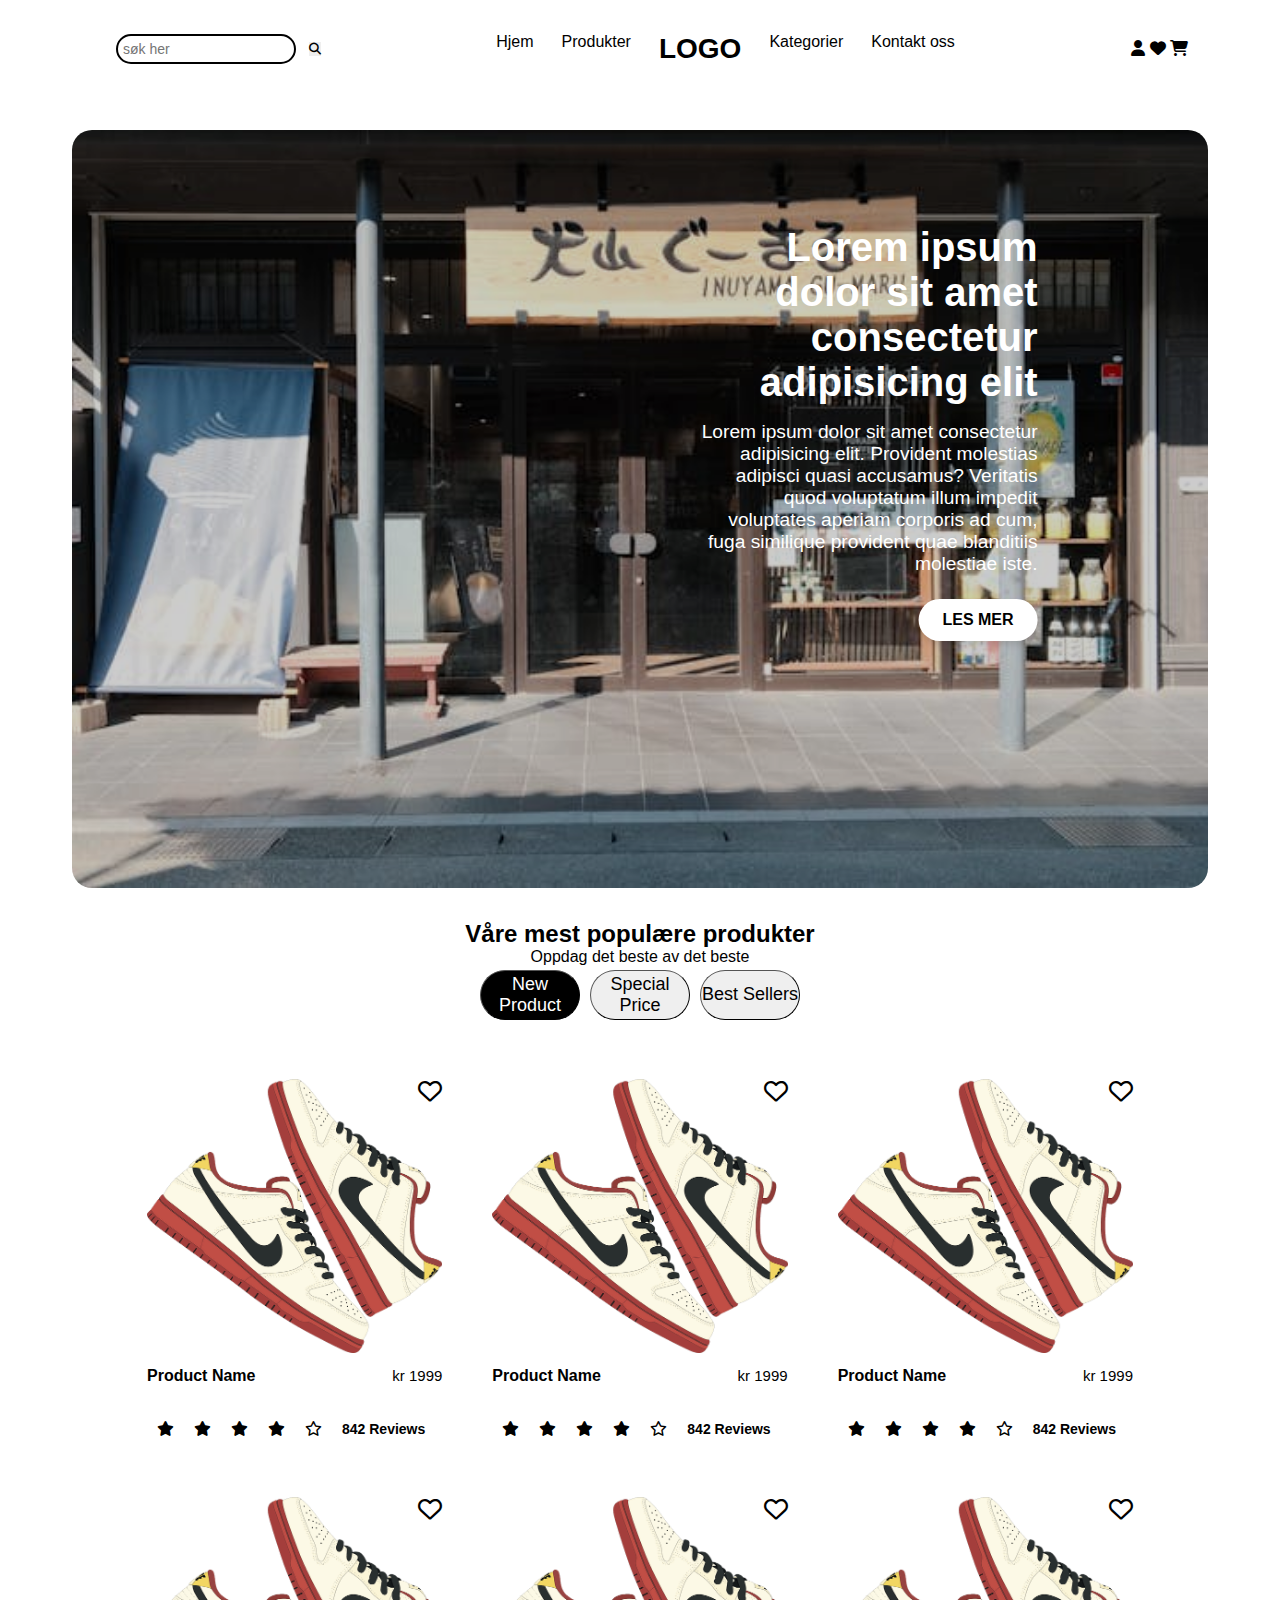
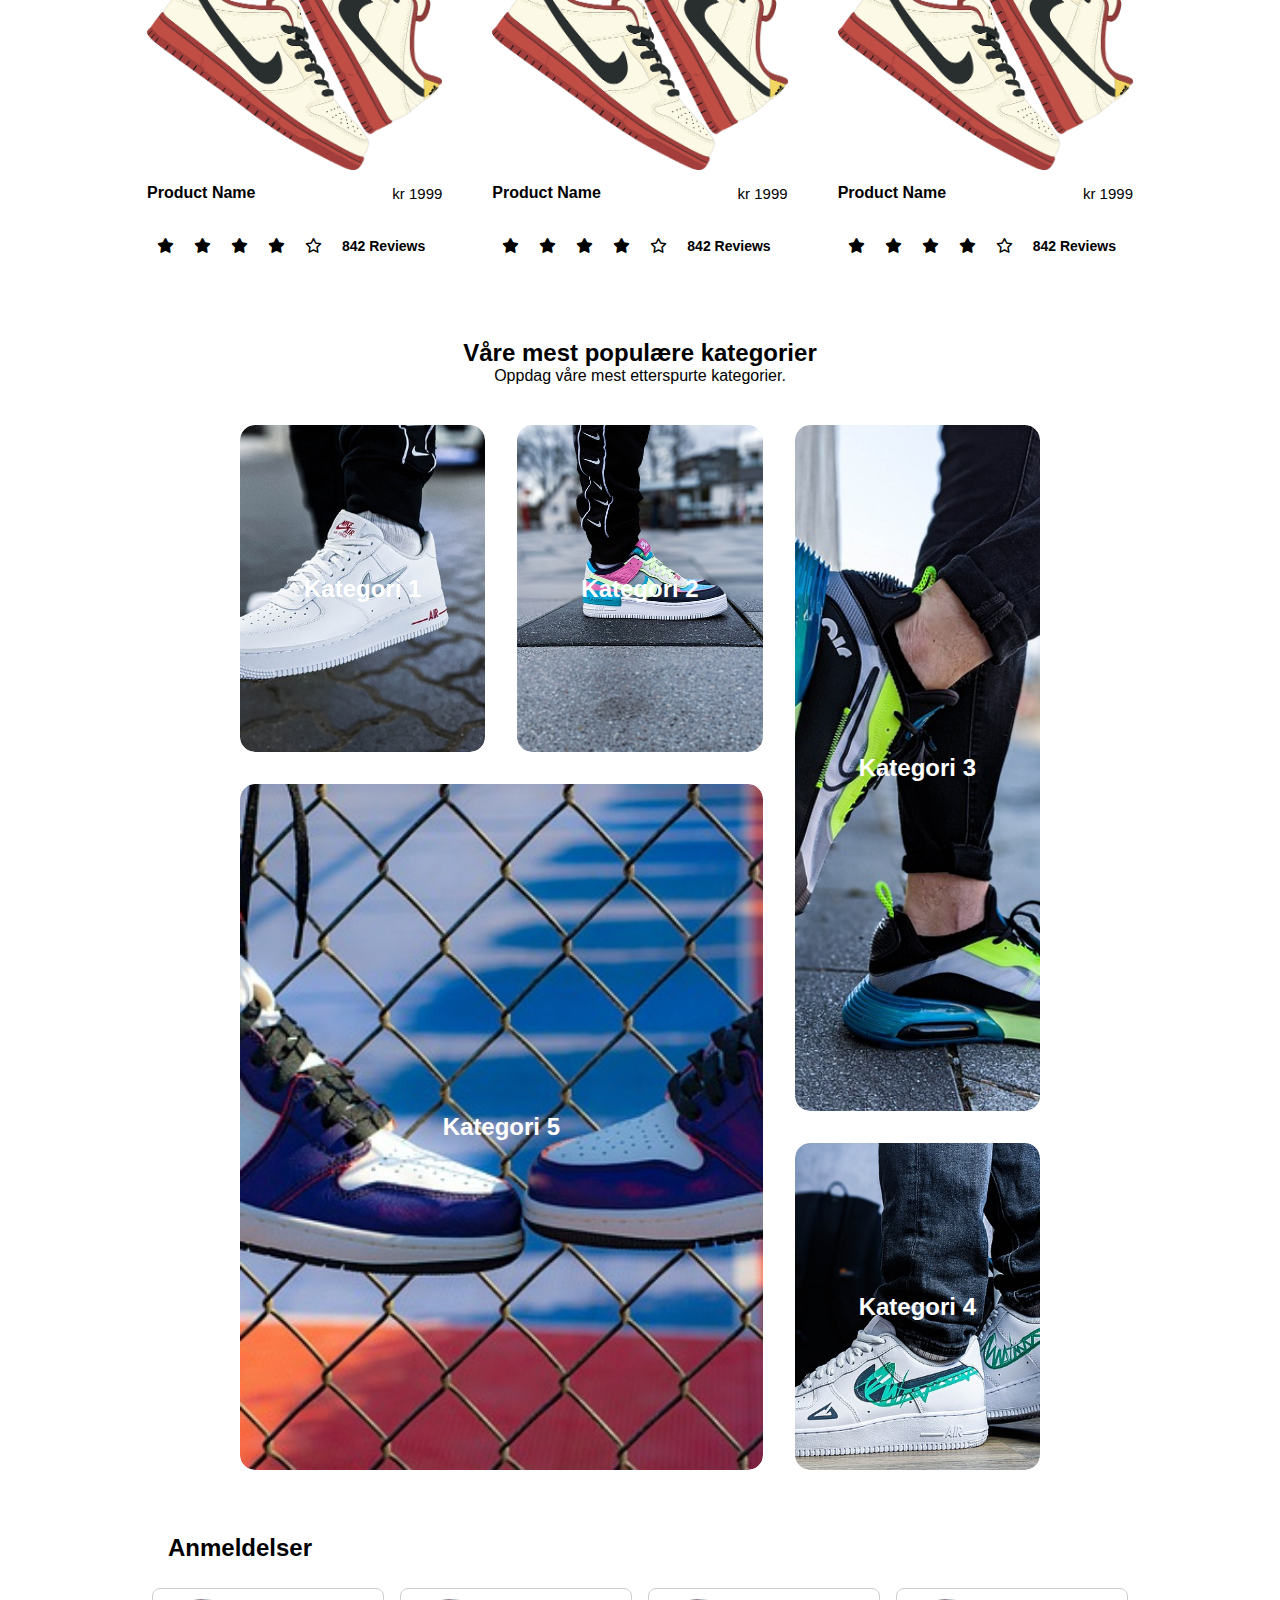
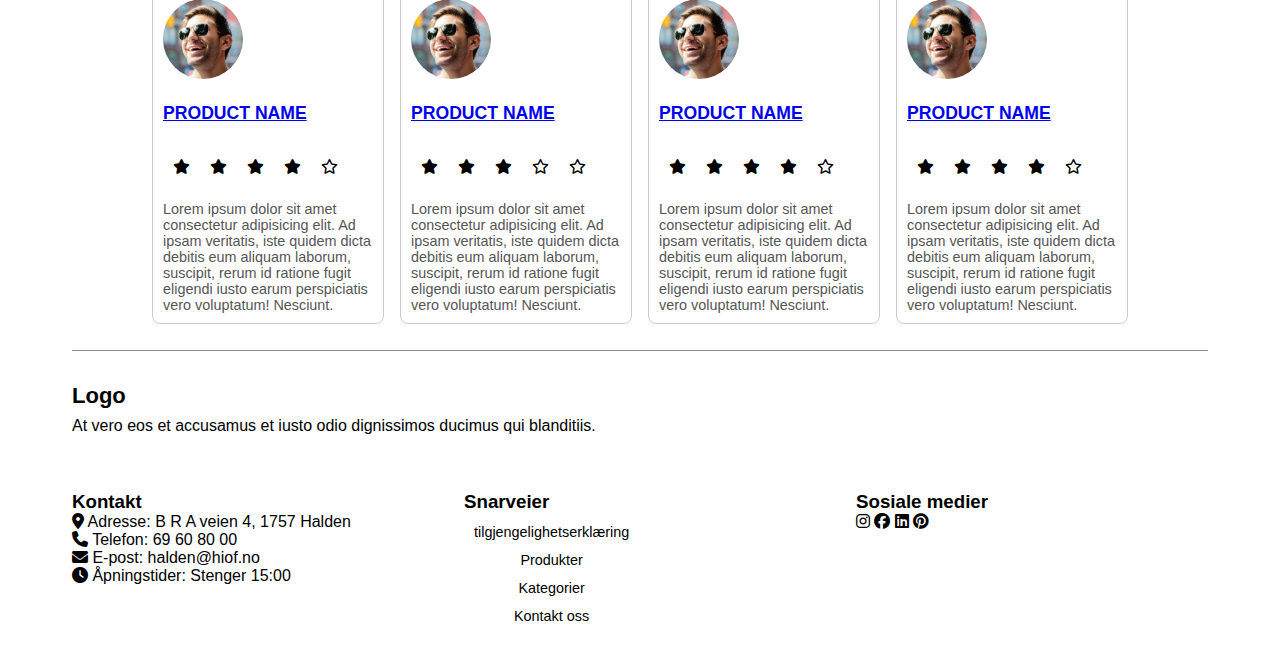
<file: index.html>
<!DOCTYPE html>
<html lang="no">
    <meta charset="UTF-8">
    <meta name="viewport" content="width=device-width, initial-scale=1.0">
    <title>Homepage</title>
    <link rel="stylesheet" href="css/style.css">
    <link href="Ikoner/css/fontawesome.css" rel="stylesheet">
    <link href="Ikoner/css/brands.css" rel="stylesheet">
    <link href="Ikoner/css/solid.css" rel="stylesheet">
    <link href="Ikoner/css/regular.css" rel="stylesheet">

<body>
    <header class="site-header">
        
        <form action="search.html" method="get" class="search-bar">
            <label for="search-input" class="visually-hidden"></label>
            <input type="text" id="search-input" name="query" placeholder="søk her">
            <button type="submit" aria-label="Søk"><i class="fa fa-search"></i></button>
        </form>
    
        <!-- Navigasjonsmeny -->
        <ul class="nav-menu">
            <li><a href="index.html">Hjem</a></li>
            <li><a href="#produkter">Produkter</a></li>
            <li><a href="index.html" class="Logo">LOGO</a></li>
            <li><a href="#kategori">Kategorier</a></li>
            <li><a href="#kontakt">Kontakt oss</a></li>
        </ul>
    
       
    
        <!-- Ikoner som vanlige lenker -->
        <section class="user-icons">
            <a href="#" aria-label="Profil"><i class="fa fa-user"></i></a>
            <a href="#" aria-label="Ønskeliste"><i class="fa fa-heart"></i></a>
            <a href="checkout.html" aria-label="Handlekurv"><i class="fa fa-shopping-cart"></i></a>
        </section>
    </header>

    <main>
           <!-- Seksjon 1: Banner -->
           <section class="slide-container">
            <article class="slide">
                <figure class="slide-image-wrapper">
                    <img src="Pictures/pexels-huuhuynh-28922850.jpg" alt="Bilde av en butikk, med et kulturistisk preg far Asia" class="slide-image">
                </figure>
                <section class="slide-content">
                    <h2>Lorem ipsum dolor sit amet consectetur adipisicing elit</h2>
                    <p>Lorem ipsum dolor sit amet consectetur adipisicing elit. Provident molestias adipisci quasi accusamus? Veritatis quod voluptatum illum impedit voluptates aperiam corporis ad cum, fuga similique provident quae blanditiis molestiae iste.</p>
                    <a href="#" class="btn">LES MER</a>
                </section>
            </article>
        </section>
       
        

      
        <section id="produkter">
            <header class="header-produkter">
                <h2>Våre mest populære produkter</h2>
                <p>Oppdag det beste av det beste</p>
                <nav>
                    <ul class="kategorier-forside">
                        <li class="black-btn"><button type="button">New Product</button></li>
                        <li><button type="button">Special Price</button></li>
                        <li><button type="button">Best Sellers</button></li>
                    </ul>
                </nav>
            </header>
    
            <div id="product-card">
               
                <article>
                    <figure class="image-container">
                        <img src="Pictures/tennis-7968714_640.png" alt="Kremhvite Nike Dunks med rød såle, ligger diganogonalt den ene oppå den andre">
                        <i class="fa-regular fa-heart favorite-icon"></i>
                    </figure>
                    <section class="produkt-detaljer">
                        <h3><a href="product.html">Product Name</a></h3>
                        <p class="price">kr 1999</p>
                    </section>
                    <ul class="rating" aria-label="Vurdering: 4 av 5 stjerner">
                        <li><i class="fa-solid fa-star"></i></li>
                        <li><i class="fa-solid fa-star"></i></li>
                        <li><i class="fa-solid fa-star"></i></li>
                        <li><i class="fa-solid fa-star"></i></li>
                        <li><i class="fa-regular fa-star"></i></li>
                        <li><span class="#">842 Reviews</span></li>
                    </ul>
                </article>
                
                <article>
                    <figure class="image-container">
                        <img src="Pictures/tennis-7968714_640.png" alt="Kremhvite Nike Dunks med rød såle, ligger diganogonalt den ene oppå den andre">
                        <i class="fa-regular fa-heart favorite-icon"></i>
                    </figure>
                    <section class="produkt-detaljer">
                        <h3><a href="product.html">Product Name</a></h3>
                        <p class="price">kr 1999</p>
                    </section>
                    <ul class="rating" aria-label="Vurdering: 4 av 5 stjerner">
                        <li><i class="fa-solid fa-star"></i></li>
                        <li><i class="fa-solid fa-star"></i></li>
                        <li><i class="fa-solid fa-star"></i></li>
                        <li><i class="fa-solid fa-star"></i></li>
                        <li><i class="fa-regular fa-star"></i></li>
                        <li><span class="#">842 Reviews</span></li>
                    </ul>
                </article>

                <article>
                    <figure class="image-container">
                        <img src="Pictures/tennis-7968714_640.png" alt="Kremhvite Nike Dunks med rød såle, ligger diganogonalt den ene oppå den andre">
                        <i class="fa-regular fa-heart favorite-icon"></i>
                    </figure>
                    <section class="produkt-detaljer">
                        <h3><a href="product.html">Product Name</a></h3>
                        <p class="price">kr 1999</p>
                    </section>
                    <ul class="rating" aria-label="Vurdering: 4 av 5 stjerner">
                        <li><i class="fa-solid fa-star"></i></li>
                        <li><i class="fa-solid fa-star"></i></li>
                        <li><i class="fa-solid fa-star"></i></li>
                        <li><i class="fa-solid fa-star"></i></li>
                        <li><i class="fa-regular fa-star"></i></li>
                        <li><span class="#">842 Reviews</span></li>
                    </ul>
                </article>

                <article>
                    <figure class="image-container">
                        <img src="Pictures/tennis-7968714_640.png" alt="Kremhvite Nike Dunks med rød såle, ligger diganogonalt den ene oppå den andre">
                        <i class="fa-regular fa-heart favorite-icon"></i>
                    </figure>
                    <section class="produkt-detaljer">
                        <h3><a href="product.html">Product Name</a></h3>
                        <p class="price">kr 1999</p>
                    </section>
                    <ul class="rating" aria-label="Vurdering: 4 av 5 stjerner">
                        <li><i class="fa-solid fa-star"></i></li>
                        <li><i class="fa-solid fa-star"></i></li>
                        <li><i class="fa-solid fa-star"></i></li>
                        <li><i class="fa-solid fa-star"></i></li>
                        <li><i class="fa-regular fa-star"></i></li>
                        <li><span class="#">842 Reviews</span></li>
                    </ul>
                </article>

                <article>
                    <figure class="image-container">
                        <img src="Pictures/tennis-7968714_640.png" alt="Kremhvite Nike Dunks med rød såle, ligger diganogonalt den ene oppå den andre">
                        <i class="fa-regular fa-heart favorite-icon"></i>
                    </figure>
                    <section class="produkt-detaljer">
                        <h3><a href="product.html">Product Name</a></h3>
                        <p class="price">kr 1999</p>
                    </section>
                    <ul class="rating" aria-label="Vurdering: 4 av 5 stjerner">
                        <li><i class="fa-solid fa-star"></i></li>
                        <li><i class="fa-solid fa-star"></i></li>
                        <li><i class="fa-solid fa-star"></i></li>
                        <li><i class="fa-solid fa-star"></i></li>
                        <li><i class="fa-regular fa-star"></i></li>
                        <li><span class="#">842 Reviews</span></li>
                    </ul>
                </article>

                <article>
                    <figure class="image-container">
                        <img src="Pictures/tennis-7968714_640.png" alt="Kremhvite Nike Dunks med rød såle, ligger diganogonalt den ene oppå den andre">
                        <i class="fa-regular fa-heart favorite-icon"></i>
                    </figure>
                    <section class="produkt-detaljer">
                        <h3><a href="product.html">Product Name</a></h3>
                        <p class="price">kr 1999</p>
                    </section>
                    <ul class="rating" aria-label="Vurdering: 4 av 5 stjerner">
                        <li><i class="fa-solid fa-star"></i></li>
                        <li><i class="fa-solid fa-star"></i></li>
                        <li><i class="fa-solid fa-star"></i></li>
                        <li><i class="fa-solid fa-star"></i></li>
                        <li><i class="fa-regular fa-star"></i></li>
                        <li><span class="#">842 Reviews</span></li>
                    </ul>
                </article>
                
            </div>
        </section>
    

        <section id="kategori">
            <header class="kategori-header">
                <h2>Våre mest populære kategorier</h2>
                <p>Oppdag våre mest etterspurte kategorier.</p>
            </header>
            
            <div class="kategorigrid">
                <!-- Kategorikort -->
                <article class="kategori kategori1 ">
                    <img src="Pictures/nike-5226091_640.jpg" alt="En hvit nike airforce, skoen en skråstilt. Og har røde detaljer">
                    <h3>Kategori 1</h3>
                </article>
                <article class="kategori kategori2">
                    <img src="Pictures/nike-5099507_640.jpg" alt="En farferik nike airforce, fra bakke perspektiv. Bilde er tatt med sideprofil">
                    <h3>Kategori 2</h3>
                </article>
                <article class="kategori kategori3">
                    <img src="Pictures/nike-5020361_640.jpg" alt="Fargerike sko, høyere fot er plassert med sålen mot en vegg. Den andre vender sålen mot bakken. ">
                    <h3>Kategori 3</h3>
                </article>
                <article class="kategori kategori4">
                    <img src="Pictures/nike-5128118_640.jpg" alt="Nike airforce sko, med turkis logo tatt med sideprofil">
                    <h3>Kategori 4</h3>
                </article>
                <article class="kategori kategori5">
                    <img src="Pictures/shoes-6916897_640.jpg" alt="Lilla Jordan knytett fast i et gjære i bakgrunne er det en basketbane">
                    <h3>Kategori 5</h3>
                </article>
               
            </div>
        </section>
    </main>

    <aside>
            <section class="overskrift-anmeldelser">
                <h2>Anmeldelser</h2>
            </section>


            <section id="anmeldelser">
            <!-- Anmeldelser  -->
            <article>
                <img src="Pictures/happy-1836445_640.jpg" alt="Middeladrende mann med solbrille som smiler">
                <h3><a href="product.html">PRODUCT NAME</a></h3>
                <ul class="rating" aria-label="Vurdering: 4 av 5 stjerner">
                    <li><i class="fa-solid fa-star"></i></li>
                    <li><i class="fa-solid fa-star"></i></li>
                    <li><i class="fa-solid fa-star"></i></li>
                    <li><i class="fa-solid fa-star"></i></li>
                    <li><i class="fa-regular fa-star"></i></li>
                </ul>
                <p>Lorem ipsum dolor sit amet consectetur adipisicing elit. Ad ipsam veritatis, iste quidem dicta debitis eum aliquam laborum, suscipit, rerum id ratione fugit eligendi iusto earum perspiciatis vero voluptatum! Nesciunt.</p>
            </article>

            <article>
                <img src="Pictures/happy-1836445_640.jpg" alt="Middeladrende mann med solbrille som smiler">
                <h3><a href="product.html">PRODUCT NAME</a></h3>
                <ul class="rating" aria-label="Vurdering: 4 av 5 stjerner">
                    <li><i class="fa-solid fa-star"></i></li>
                    <li><i class="fa-solid fa-star"></i></li>
                    <li><i class="fa-solid fa-star"></i></li>
                    <li><i class="fa-regular fa-star"></i></li>
                    <li><i class="fa-regular fa-star"></i></li>
                </ul>
                <p>Lorem ipsum dolor sit amet consectetur adipisicing elit. Ad ipsam veritatis, iste quidem dicta debitis eum aliquam laborum, suscipit, rerum id ratione fugit eligendi iusto earum perspiciatis vero voluptatum! Nesciunt.</p>
            </article>

            <article>
                <img src="Pictures/happy-1836445_640.jpg" alt="Middeladrende mann med solbrille som smiler">
                <h3><a href="product.html">PRODUCT NAME</a></h3>
                <ul class="rating" aria-label="Vurdering: 4 av 5 stjerner">
                    <li><i class="fa-solid fa-star"></i></li>
                    <li><i class="fa-solid fa-star"></i></li>
                    <li><i class="fa-solid fa-star"></i></li>
                    <li><i class="fa-solid fa-star"></i></li>
                    <li><i class="fa-regular fa-star"></i></li>
                </ul>
                <p>Lorem ipsum dolor sit amet consectetur adipisicing elit. Ad ipsam veritatis, iste quidem dicta debitis eum aliquam laborum, suscipit, rerum id ratione fugit eligendi iusto earum perspiciatis vero voluptatum! Nesciunt.</p>
            </article>

            <article>
                <img src="Pictures/happy-1836445_640.jpg" alt="Middeladrende mann med solbrille som smiler">
                <h3><a href="product.html">PRODUCT NAME</a></h3>
                <ul class="rating" aria-label="Vurdering: 4 av 5 stjerner">
                    <li><i class="fa-solid fa-star"></i></li>
                    <li><i class="fa-solid fa-star"></i></li>
                    <li><i class="fa-solid fa-star"></i></li>
                    <li><i class="fa-solid fa-star"></i></li>
                    <li><i class="fa-regular fa-star"></i></li>
                </ul>
                <p>Lorem ipsum dolor sit amet consectetur adipisicing elit. Ad ipsam veritatis, iste quidem dicta debitis eum aliquam laborum, suscipit, rerum id ratione fugit eligendi iusto earum perspiciatis vero voluptatum! Nesciunt.</p>
            </article>
                                    
            
        </section>

    </aside>

    <footer id="kontakt">
        <section class="logo-section">
            <a class="logo">Logo</a>
            <p>At vero eos et accusamus et iusto odio dignissimos ducimus qui blanditiis.</p>
        </section>
        
        <section>
            <h3>Kontakt</h3>
            <p><i class="fa-solid fa-location-dot"></i> Adresse: B R A veien 4, 1757 Halden</p>
            <p><i class="fa-solid fa-phone"></i> Telefon: 69 60 80 00</p>
            <p><i class="fa-solid fa-envelope"></i> E-post: halden@hiof.no</p>
            <p><i class="fa-solid fa-clock"></i> Åpningstider: Stenger 15:00</p>
        </section>
        
        <nav>
            <h3>Snarveier</h3>
            <ul>
                <li><a href="#WCAG.csv">tilgjengelighetserklæring</a></li>
                <li><a href="#">Produkter</a></li>
                <li><a href="#">Kategorier</a></li>
                <li><a href="#">Kontakt oss</a></li>
            </ul>
        </nav>
        
        <section>
            <h3>Sosiale medier</h3>
            <a href="#"><i class="fa-brands fa-instagram"></i></a>
            <a href="#"><i class="fa-brands fa-facebook"></i></a>
            <a href="#"><i class="fa-brands fa-linkedin"></i></a>
            <a href="#"><i class="fa-brands fa-pinterest"></i></a>
        </section>
    </footer>
    

    
</body>
</html>
</file>
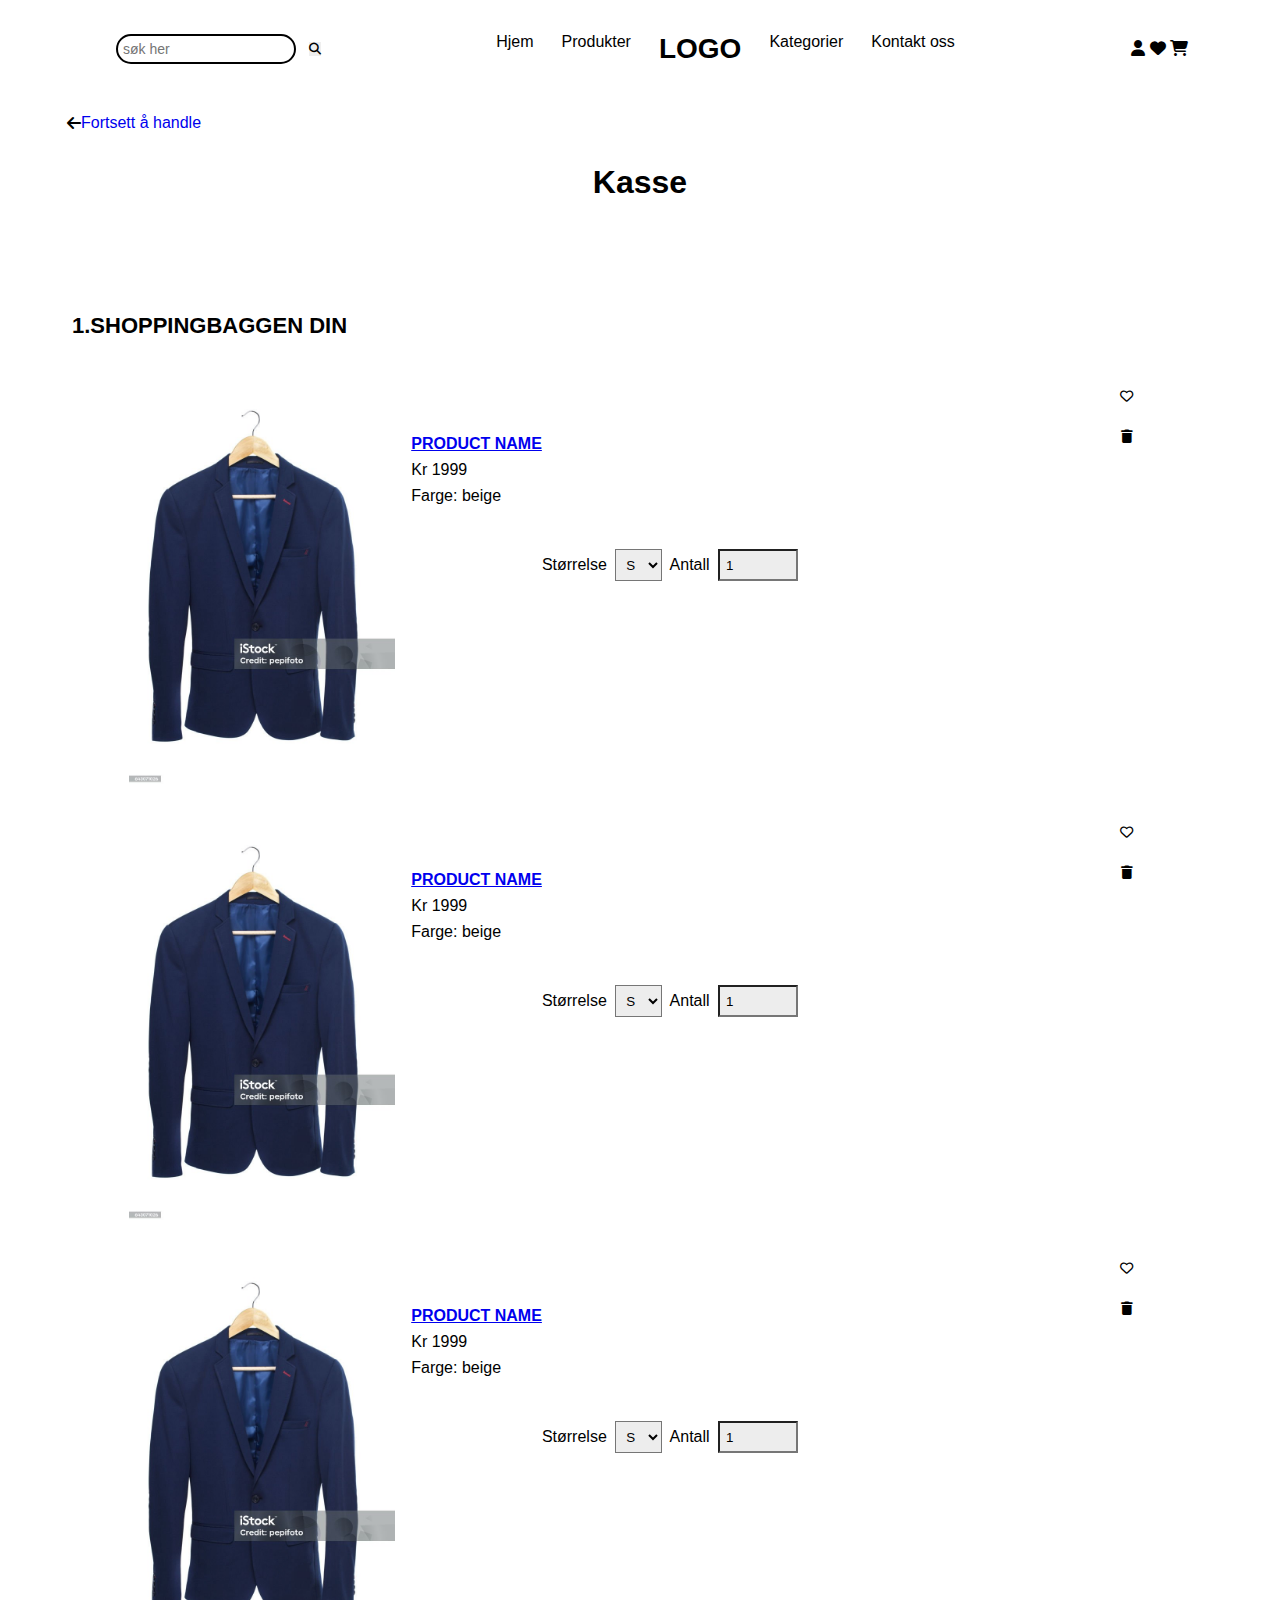
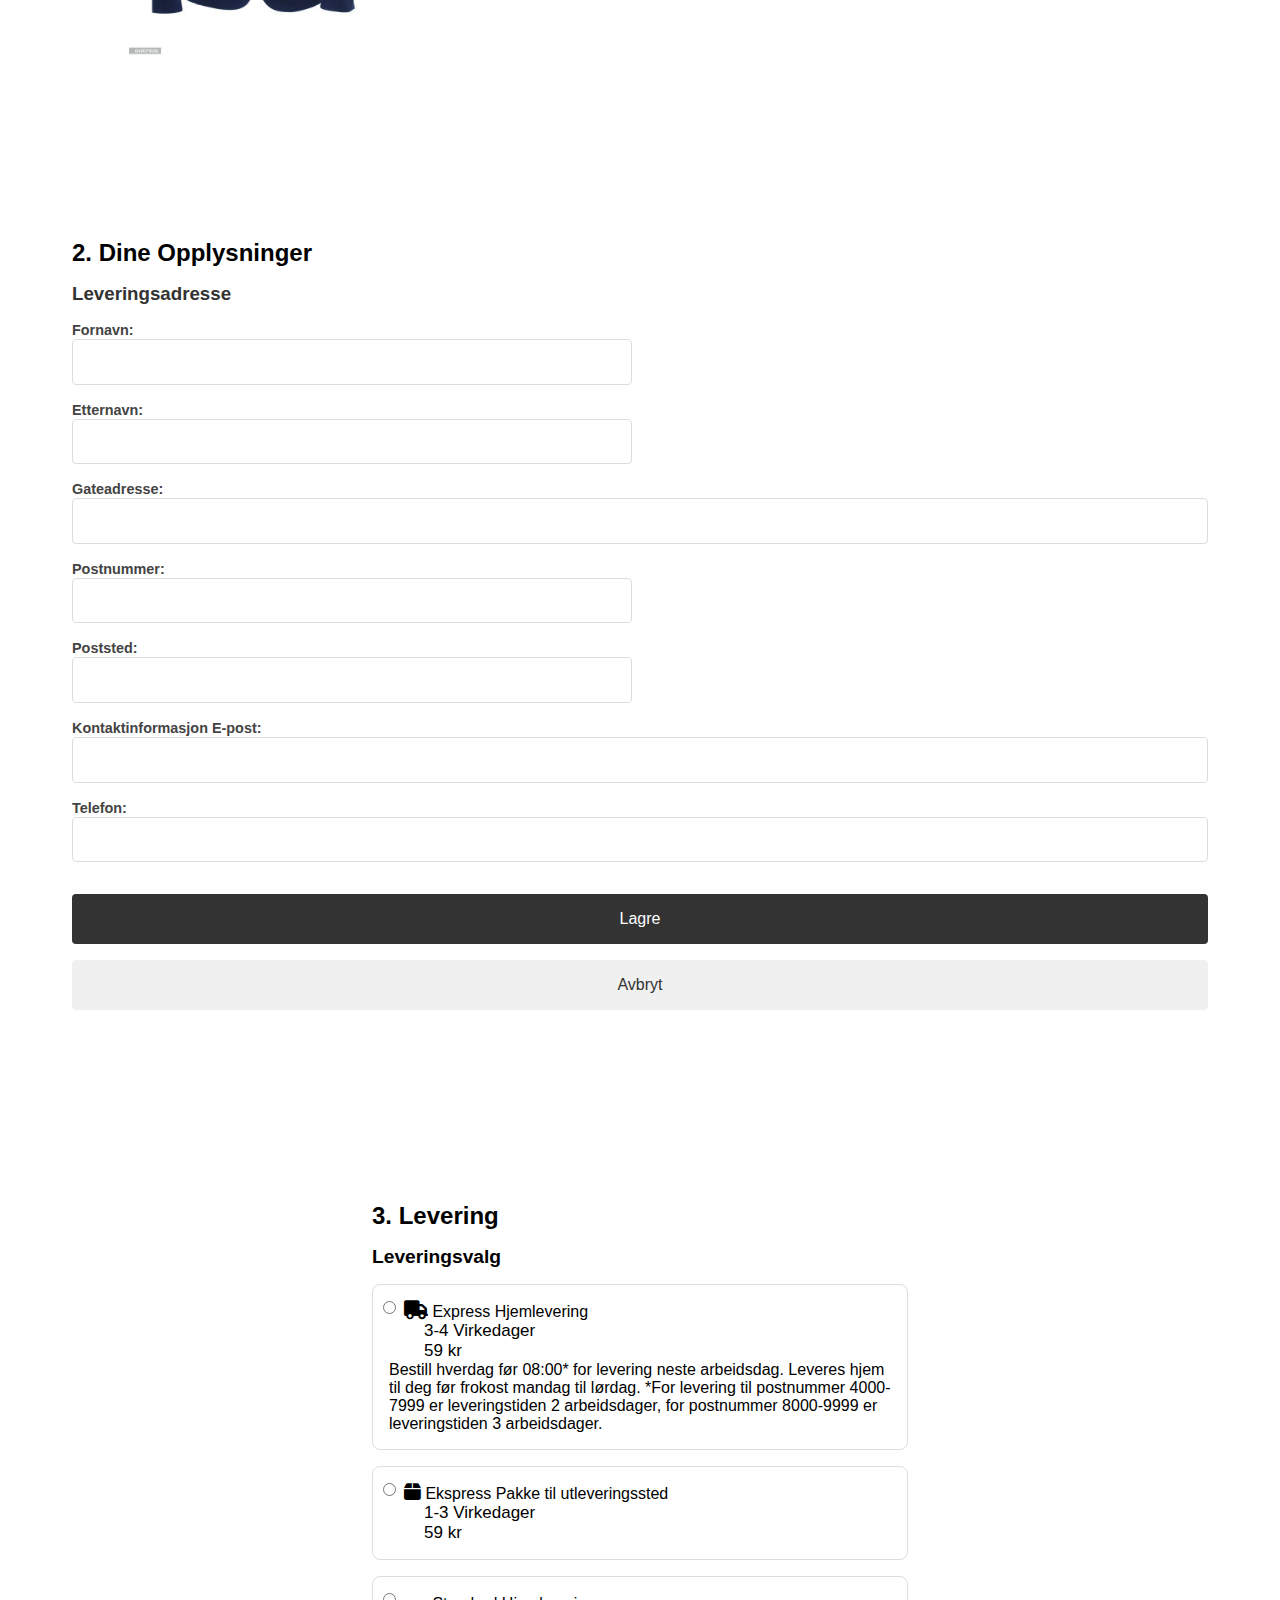
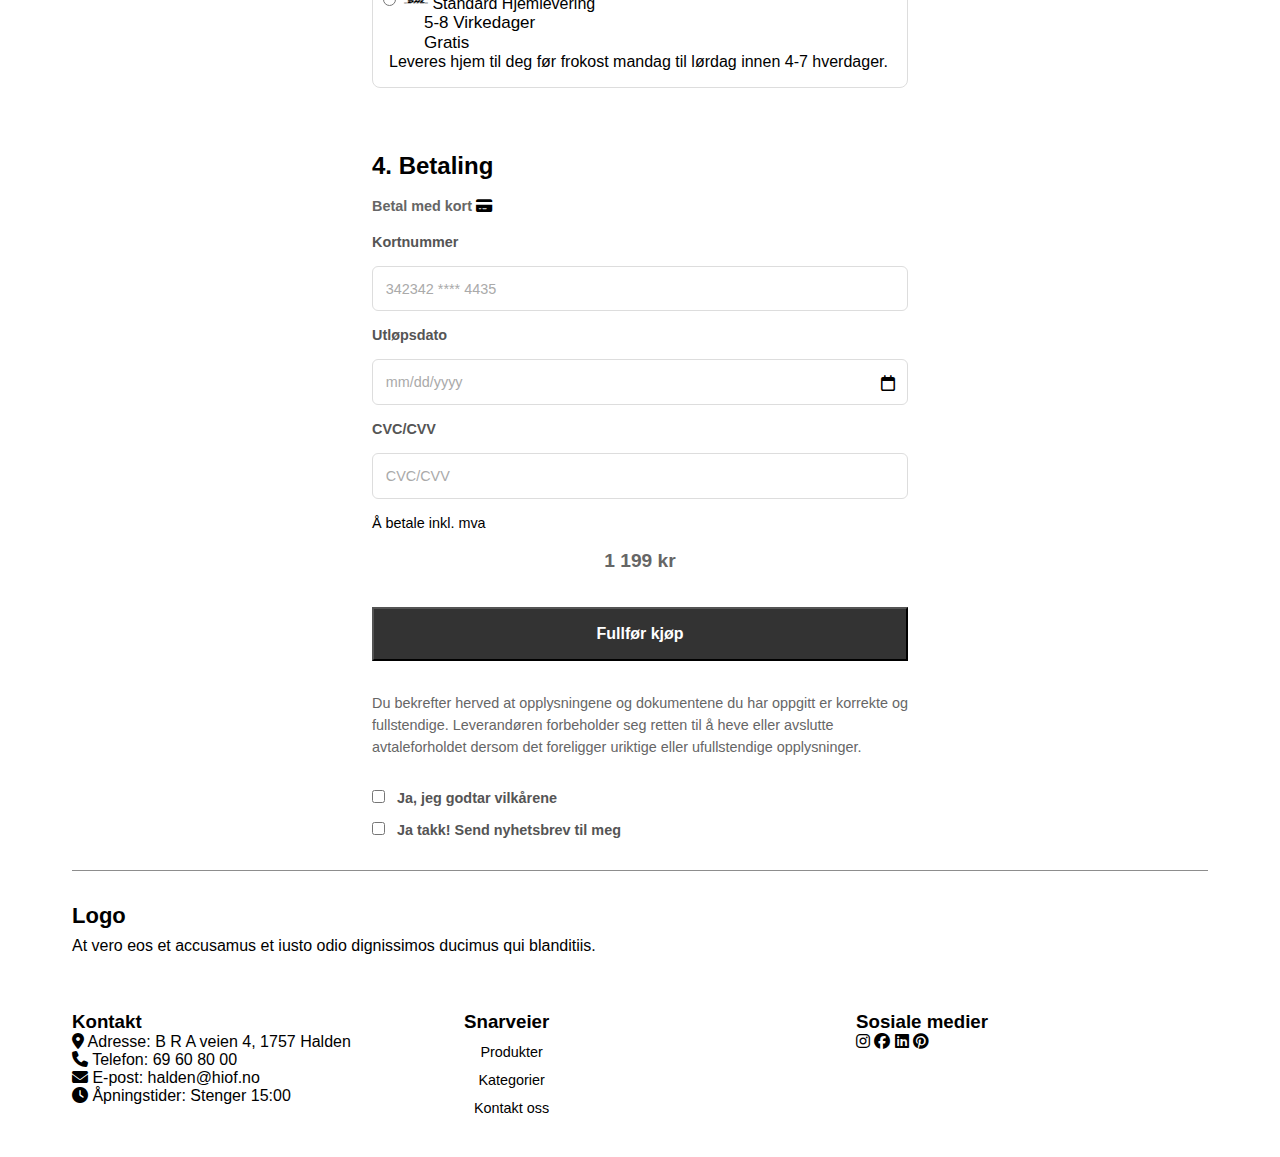
<file: checkout.html>
<!DOCTYPE html>
<html lang="no">
<head>
    <meta charset="UTF-8">
    <meta name="viewport" content="width=device-width, initial-scale=1.0">
    <title>Checkout</title>
    <link rel="stylesheet" href="css/style.css">
    <link href="Ikoner/css/fontawesome.css" rel="stylesheet">
    <link href="Ikoner/css/brands.css" rel="stylesheet">
    <link href="Ikoner/css/solid.css" rel="stylesheet">
    <link href="Ikoner/css/regular.css" rel="stylesheet">
    
</head>
<body>
    <header class="site-header">
        
        <form action="search.html" method="get" class="search-bar">
            <label for="search-input" class="visually-hidden"></label>
            <input type="text" id="search-input" name="query" placeholder="søk her">
            <button type="submit" aria-label="Søk"><i class="fa fa-search"></i></button>
        </form>
    
        <!-- Navigasjonsmeny -->
        <ul class="nav-menu">
            <li><a href="index.html">Hjem</a></li>
            <li><a href="#produkter">Produkter</a></li>
            <li><a href="index.html" class="Logo">LOGO</a></li>
            <li><a href="#kategori">Kategorier</a></li>
            <li><a href="#kontakt">Kontakt oss</a></li>
        </ul>
    
       
    
        <!-- Ikoner som vanlige lenker -->
        <section class="user-icons">
            <a href="#" aria-label="Profil"><i class="fa fa-user"></i></a>
            <a href="#" aria-label="Ønskeliste"><i class="fa fa-heart"></i></a>
            <a href="checkout.html" aria-label="Handlekurv"><i class="fa fa-shopping-cart"></i></a>
        </section>
    </header>

    <main>

        <section class="ch">
        <nav>
            <a href="index.html"><i class="fa-solid fa-arrow-left"></i>Fortsett å handle</a>
        </nav>
        <h1>Kasse</h1>
        </section>

        <section class="shopping-item">
            <h2>1.SHOPPINGBAGGEN DIN</h2>
        
        <article>
            <figure>
                <img src="Pictures/istockphoto-643071026-1024x1024.jpg" alt="En blå dressjakke, med en hvit bakgrunn">
            
            </figure>
            <section>
          
                <h4><a href="product.html">PRODUCT NAME</a></h4>
                <p>Kr 1999</p>
                <p>Farge: beige</p>
            </section>
         
            <form>
                <label for="size">Størrelse</label>
                <select id="size" name="size">
                    <option value="S">S</option>
                    <option value="M">M</option>
                    <option value="L">L</option>
                </select>
                
                <label for="quantity1">Antall</label>
                <input type="number" id="quantity1" name="quantity" value="1" min="1">
            </form>
      
            <button title="Lagre som favoritt" ><i class="fa-regular fa-heart"></i></button>
            <button title="Fjern fra handlekurven" ><i class="fa-solid fa-trash"></i></button>
        </article>


                    

        <article>
            <figure>
                <img src="Pictures/istockphoto-643071026-1024x1024.jpg" alt="En blå dressjakke, med en hvit bakgrunn">
            
            </figure>
            <section>
                <h4><a href="product.html">PRODUCT NAME</a></h4>
                <p>Kr 1999</p>
                <p>Farge: beige</p>
            </section>
         
            <form>
                <label for="size">Størrelse</label>
                <select id="size1" name="size">
                    <option value="S">S</option>
                    <option value="M">M</option>
                    <option value="L">L</option>
                </select>
                
                <label for="quantity2">Antall</label>
                <input type="number" id="quantity2" name="quantity" value="1" min="1">
            </form>
            <button title="Lagre som favoritt"><i class="fa-regular fa-heart"></i></button>
            <button title="Fjern fra handlekurven"><i class="fa-solid fa-trash"></i></button>
        </article>



        <article>
            <figure>
                <img src="Pictures/istockphoto-643071026-1024x1024.jpg" alt="En blå dressjakke, med en hvit bakgrunn">
            
            </figure>
            <section>
                <h4><a href="product.html">PRODUCT NAME</a></h4>
                <p>Kr 1999</p>
                <p>Farge: beige</p>
            </section>
         
            <form>
                <label for="size">Størrelse</label>
                <select id="size2" name="size">
                    <option value="S">S</option>
                    <option value="M">M</option>
                    <option value="L">L</option>
                </select>
                
                <label for="quantity3">Antall</label>
                <input type="number" id="quantity3" name="quantity" value="1" min="1">
            </form>
            <button title="Lagre som favoritt"><i class="fa-regular fa-heart"></i></button>
            <button title="Fjern fra handlekurven"><i class="fa-solid fa-trash"></i></button>
        </article>
        </section>

        <!--Dine Opplysninger -->
        <section class="dine-opplysninger">
            <h2>2. Dine Opplysninger</h2>
            <form action="#" method="post">
              
                <h3>Leveringsadresse</h3>
        
            <section class="fornavn">
                <label for="fornavn">Fornavn:</label>
                <input type="text" id="fornavn" name="fornavn" required>
            </section>
            <section class="etternavn">
                <label for="etternavn">Etternavn:</label>
                <input type="text" id="etternavn" name="etternavn" required>
            </section>
            <section class="gateadresse">
                <label for="gateadresse">Gateadresse:</label>
                <input type="text" id="gateadresse" name="gateadresse" required>
            </section>
            <section class="postnummer">
                <label for="postnummer1">Postnummer:</label>
                <input type="number" id="postnummer1" name="postnummer1" required>
            </section>
            <section class="poststed">
                <label for="poststed1">Poststed:</label>
                <input type="text" id="poststed1" name="poststed1" required>
            </section>
            <section class="Kontaktinformasjon">
                <label for="epost">Kontaktinformasjon E-post:</label>
                <input type="email" id="epost" name="epost" required>
            </section>
            <section class="Telefon">
                <label for="telefon">Telefon:</label>
                <input type="tel" id="telefon" name="telefon" required>
            </section>
                <section class="do-buttons">
                    <button type="submit" class="save">Lagre</button>
                    <button type="reset" class="cancel">Avbryt</button>
                </section>
            </form>
        </section>
        
        

        <!--Leveringsalternativer-->
     
        <section class="deliverence">
            <h2>3. Levering</h2>
        
            <h3>Leveringsvalg</h3>
        
            <form>
                <label>
                    <input type="radio" name="delivery" id="express-home">
                    <i class="fa-solid fa-truck"></i>
                    Express Hjemlevering
                    <span>3-4 Virkedager</span>
                    <span>59 kr</span>
                    Bestill hverdag før 08:00* for levering neste arbeidsdag. Leveres hjem til deg før frokost mandag til lørdag. *For levering til postnummer 4000-7999 er leveringstiden 2 arbeidsdager, for postnummer 8000-9999 er leveringstiden 3 arbeidsdager.
                </label>

                <label>
                    <input type="radio" name="delivery" id="express-pickup">
                    <i class="fa-solid fa-box"></i>
                    Ekspress Pakke til utleveringssted
                    <span>1-3 Virkedager</span>
                    <span>59 kr</span>
                  
                </label>
        
                <label>
                    <input type="radio" name="delivery" id="standard-home">
                    <i class="fa-brands fa-dhl"></i>
                    Standard Hjemlevering
                    <span>5-8 Virkedager</span>
                    <span>Gratis</span>
                    Leveres hjem til deg før frokost mandag til lørdag innen 4-7 hverdager.
                </label>
                   
                
            </form>
        </section>
       

            
       
        <section class="betaling">
            <h2>4. Betaling</h2>
        
            <p><strong>Betal med kort</strong> <i class="fa-solid fa-credit-card"></i></p>
        
            <form>
                <label for="kortnummer">
                    Kortnummer 
                </label>
                <input type="text" id="kortnummer" name="kortnummer" placeholder="342342 **** 4435" required>
        
                <label for="utløpsdato">
                    Utløpsdato
                </label>

                <section class="ikon">
                    <input type="text" id="utløpsdato" name="utløpsdato" placeholder="mm/dd/yyyy" required>
                    <i class="fa-regular fa-calendar"></i>
                </section>
        
                <label for="cvc">
                    CVC/CVV
                </label>
                <input type="text" id="cvc" name="cvc" placeholder="CVC/CVV" required>
        
               
                <section class="amount-due">
                    <p>Å betale inkl. mva</p>
                    <p>1 199 kr</p>
                </section>
        
                <button type="submit">Fullfør kjøp</button>
        
                <p>Du bekrefter herved at opplysningene og dokumentene du har oppgitt er korrekte og fullstendige. Leverandøren forbeholder seg retten til å heve eller avslutte avtaleforholdet dersom det foreligger uriktige eller ufullstendige opplysninger.</p>
        
                <label>
                    <input type="checkbox" name="vilkår" required>
                    Ja, jeg godtar vilkårene
                </label>
        
                <label>
                    <input type="checkbox" name="nyhetsbrev">
                    Ja takk! Send nyhetsbrev til meg
                </label>
            </form>
        </section>
        


    </main>

    

    <footer id="kontakt">
        <section class="logo-section">
            <a class="logo">Logo</a>
            <p>At vero eos et accusamus et iusto odio dignissimos ducimus qui blanditiis.</p>
        </section>
        
        <section>
            <h3>Kontakt</h3>
            <p><i class="fa-solid fa-location-dot"></i> Adresse: B R A veien 4, 1757 Halden</p>
            <p><i class="fa-solid fa-phone"></i> Telefon: 69 60 80 00</p>
            <p><i class="fa-solid fa-envelope"></i> E-post: halden@hiof.no</p>
            <p><i class="fa-solid fa-clock"></i> Åpningstider: Stenger 15:00</p>
        </section>
        
        <nav>
            <h3>Snarveier</h3>
            <ul>
                <li><a href="#">Produkter</a></li>
                <li><a href="#">Kategorier</a></li>
                <li><a href="#">Kontakt oss</a></li>
            </ul>
        </nav>
        
        <section>
            <h3>Sosiale medier</h3>
            <a href="#"><i class="fa-brands fa-instagram"></i></a>
            <a href="#"><i class="fa-brands fa-facebook"></i></a>
            <a href="#"><i class="fa-brands fa-linkedin"></i></a>
            <a href="#"><i class="fa-brands fa-pinterest"></i></a>
        </section>
    </footer>
    
</body>
</html>
</file>
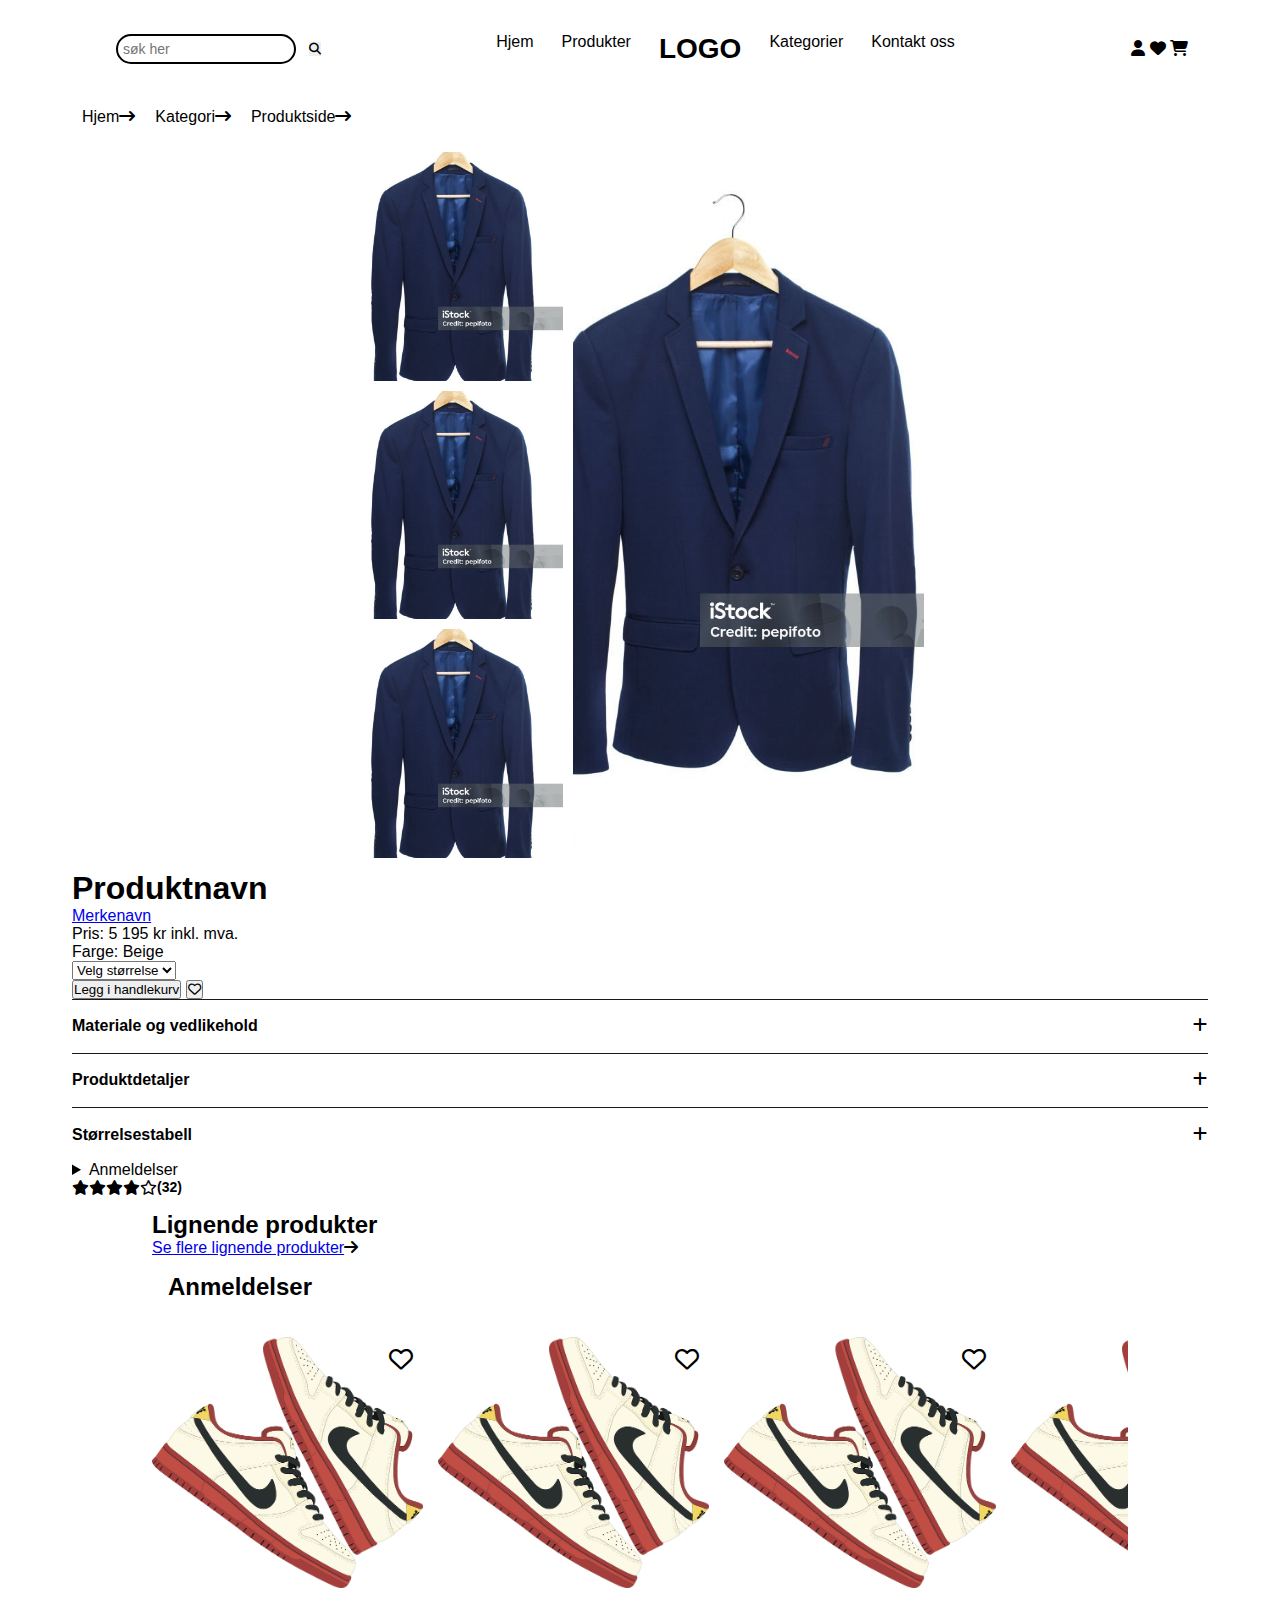
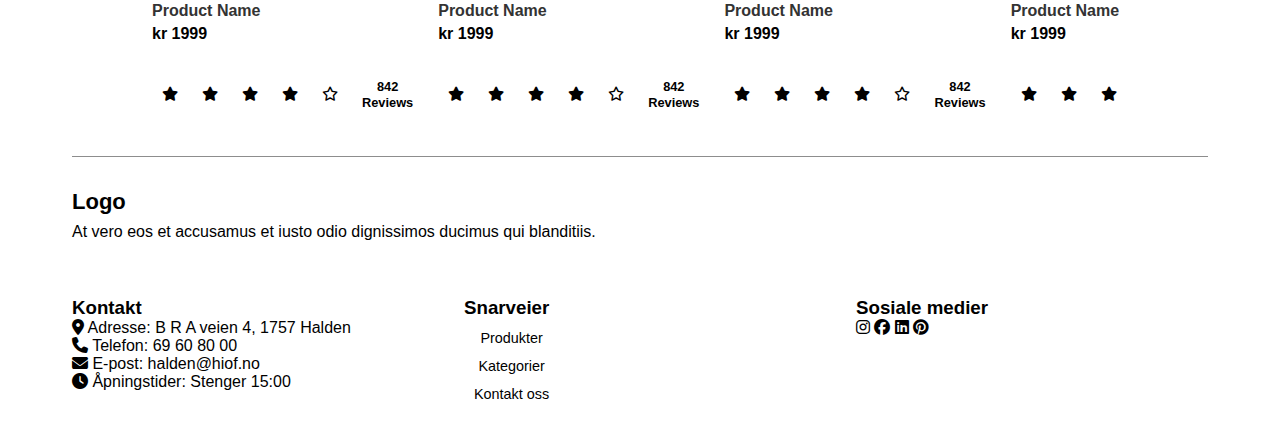
<file: product.html>
<!DOCTYPE html>
<html lang="no">
<head>
    <meta charset="UTF-8">
    <meta name="viewport" content="width=device-width, initial-scale=1.0">
    <title>Product Site</title>
    <link rel="stylesheet" href="css/style.css">
    <link href="Ikoner/css/fontawesome.css" rel="stylesheet">
    <link href="Ikoner/css/brands.css" rel="stylesheet">
    <link href="Ikoner/css/solid.css" rel="stylesheet">
    <link href="Ikoner/css/regular.css" rel="stylesheet">
    
</head>
<body>
    <header class="site-header">
        
        <form action="search.html" method="get" class="search-bar">
            <label for="search-input" class="visually-hidden"></label>
            <input type="text" id="search-input" name="query" placeholder="søk her">
            <button type="submit" aria-label="Søk"><i class="fa fa-search"></i></button>
        </form>
    
        <!-- Navigasjonsmeny -->
        <ul class="nav-menu">
            <li><a href="index.html">Hjem</a></li>
            <li><a href="#produkter">Produkter</a></li>
            <li><a href="index.html" class="Logo">LOGO</a></li>
            <li><a href="#kategori">Kategorier</a></li>
            <li><a href="#kontakt">Kontakt oss</a></li>
        </ul>
    
       
    
        <!-- Ikoner som vanlige lenker -->
        <section class="user-icons">
            <a href="#" aria-label="Profil"><i class="fa fa-user"></i></a>
            <a href="#" aria-label="Ønskeliste"><i class="fa fa-heart"></i></a>
            <a href="checkout.html" aria-label="Handlekurv"><i class="fa fa-shopping-cart"></i></a>
        </section>
    </header>


    <main>       
        <!--Brødsmulesti-->
        <section>
            
        <ul class="breadcrumb">
            <li><a href="index.html">Hjem<i class="fa-solid fa-arrow-right-long"></i></a></li>
            <li><a href="index.html#kategori">Kategori<i class="fa-solid fa-arrow-right-long"></i></a></li>
            <li><a href="">Produktside<i class="fa-solid fa-arrow-right-long"></i></a></li>
          </ul>
        </section>

        <div class="product-grid">

            <div class="small-images">
                <figure class="mindrebilde1">
                    <img src="Pictures/istockphoto-643071026-1024x1024.jpg" alt="En blå dressjakke, med en hvit bakgrunn">
                </figure>
                <figure class="mindrebilde2">
                    <img src="Pictures/istockphoto-643071026-1024x1024.jpg" alt="En blå dressjakke, med en hvit bakgrunn">
                </figure>
                <figure class="mindrebilde3">
                    <img src="Pictures/istockphoto-643071026-1024x1024.jpg" alt="En blå dressjakke, med en hvit bakgrunn">
                </figure>
            </div>

            <figure class="hovedbilde">
                <img src="Pictures/istockphoto-643071026-1024x1024.jpg" alt="En blå dressjakke, med en hvit bakgrunn">
            </figure>
        </div>
        
            
           
            <header>
                <h1>Produktnavn</h1>
                <p><a href="#">Merkenavn</a></p>
            </header>
        
            <section>
            <p>Pris: 5 195 kr inkl. mva.</p>
            <p>Farge: <span>Beige</span></p>
            </section>

        
            <label for="størrelse"></label>
            <select id="størrelse" name="størrelse">
                <option>Velg størrelse</option>
                <option>XS</option>
                <option>S</option>
                <option>M</option>
                <option>L</option>
                <option>XL</option>
            </select>


            <section class="add-to-cart-buttons">
                <button type="button">Legg i handlekurv</button>
                <button type="button"><i class="fa-regular fa-heart"></i></button>
            </section>
            

            <section class="product-details">
                <details>
                    <summary>Materiale og vedlikehold<i class="fa-solid fa-plus"></i></summary>
                    <ul>
                        <li>Overmateriale: 95% viskose 5% elastan </li>
                        <li>Materiale ermer: 100% polyester</li>
                        <li>Materiale: Jersey </li>
                    </ul>
                </details>

                <details>
                    <summary>Produktdetaljer<i class="fa-solid fa-plus"></i></summary>
                    <p>Lorem ipsum dolor sit amet, consectetur adipisicing elit. Sed deleniti assumenda beatae dolorem temporibus maxime eos, quod eum neque? Quas distinctio dolores saepe est, ea culpa autem adipisci quis architecto?</p>
                </details>
                <details>
                    <summary>Størrelsestabell<i class="fa-solid fa-plus"></i></summary>
                        <table>
                        <thead>
                            <tr>
                                <th>EU</th>
                                <th>INT</th>
                                <th>Brystvidde (cm)</th>
                                <th>Livvidde (cm)</th>
                                <th>Hoftevidde (cm)</th>
                            </tr>
                        </thead>
                        <tbody>
                            <tr>
                                <td>36</td>
                                <td>S</td>
                                <td>84-88</td>
                                <td>68-72</td>
                                <td>92-96</td>
                            </tr>
                            <tr>
                                <td>38</td>
                                <td>M</td>
                                <td>88-92</td>
                                <td>72-76</td>
                                <td>96-100</td>
                            </tr>
                            <tr>
                                <td>40</td>
                                <td>L</td>
                                <td>92-96</td>
                                <td>76-80</td>
                                <td>100-104</td>
                            </tr>
                            <tr>
                                <td>40</td>
                                <td>XL</td>
                                <td>96-100</td>
                                <td>80-84</td>
                                <td>104-108</td>
                            </tr>
                        </tbody>
                    </table>
                    
                </details>
                </section>
                <section class="reviews">
                    <details>
                        <summary> Anmeldelser<span class="rating" aria-label="Vurdering: 4 av 5 stjerner">
                                <i class="fa-solid fa-star"></i>
                                <i class="fa-solid fa-star"></i>
                                <i class="fa-solid fa-star"></i>
                                <i class="fa-solid fa-star"></i>
                                <i class="fa-regular fa-star"></i>
                                <span class="review-count">(32)</span>
                            </span>
                        </summary>
                
                        <section>
                            <header>Rober Labrador</header>
                            <p><time datetime="2024-10-02">2024-10-02</time></p>
                            <p class="stars">
                                <i class="fa-solid fa-star"></i>
                                <i class="fa-solid fa-star"></i>
                                <i class="fa-solid fa-star"></i>
                                <i class="fa-solid fa-star"></i>
                                <i class="fa-regular fa-star"></i>
                            </p>
                            <p>Lorem, ipsum dolor sit amet consectetur adipisicing elit. Accusamus inventore rerum ipsam magni iure rem necessitatibus hic autem quod, fuga provident impedit numquam a maxime repudiandae ipsa animi, eos harum..</p>
                        </section>
                    </details>
                </section>
                
     

    </main>

    <aside aria-label="Relaterte produkter">
        <h2>Lignende produkter</h2>

        <nav aria-label="Brødsmulesti">  
            <a href="#">Se flere lignende produkter</a><i class="fa-solid fa-arrow-right"></i>
        </nav>

     
        <article>
            <section class="overskrift-anmeldelser">
                <h2>Anmeldelser</h2>
            </section>
        </article>


            <section id="anmeldelser-pr">
            <!-- Anmeldelser  -->
            <article>
                <figure class="image-container">
                    <img src="Pictures/tennis-7968714_640.png" alt="Kremhvite Nike Dunks med rød såle, ligger diganogonalt den ene oppå den andre">
                    <i class="fa-regular fa-heart favorite-icon"></i>
                </figure>
                <section class="produkt-detaljer">
                    <h3><a href="product.html">Product Name</a></h3>
                    <p class="price">kr 1999</p>
                </section>
                <ul class="rating" aria-label="Vurdering: 4 av 5 stjerner">
                    <li><i class="fa-solid fa-star"></i></li>
                    <li><i class="fa-solid fa-star"></i></li>
                    <li><i class="fa-solid fa-star"></i></li>
                    <li><i class="fa-solid fa-star"></i></li>
                    <li><i class="fa-regular fa-star"></i></li>
                    <li><span class="review-count">842 Reviews</span></li>
                </ul>
            </article>

            <article>
                <figure class="image-container">
                    <img src="Pictures/tennis-7968714_640.png" alt="Kremhvite Nike Dunks med rød såle, ligger diganogonalt den ene oppå den andre">
                    <i class="fa-regular fa-heart favorite-icon"></i>
                </figure>
                <section class="produkt-detaljer">
                    <h3><a href="product.html">Product Name</a></h3>
                    <p class="price">kr 1999</p>
                </section>
                <ul class="rating" aria-label="Vurdering: 4 av 5 stjerner">
                    <li><i class="fa-solid fa-star"></i></li>
                    <li><i class="fa-solid fa-star"></i></li>
                    <li><i class="fa-solid fa-star"></i></li>
                    <li><i class="fa-solid fa-star"></i></li>
                    <li><i class="fa-regular fa-star"></i></li>
                    <li><span class="review-count">842 Reviews</span></li>
                </ul>
            </article>

            <article>
                <figure class="image-container">
                    <img src="Pictures/tennis-7968714_640.png" alt="Kremhvite Nike Dunks med rød såle, ligger diganogonalt den ene oppå den andre">
                    <i class="fa-regular fa-heart favorite-icon"></i>
                </figure>
                <section class="produkt-detaljer">
                    <h3><a href="product.html">Product Name</a></h3>
                    <p class="price">kr 1999</p>
                </section>
                <ul class="rating" aria-label="Vurdering: 4 av 5 stjerner">
                    <li><i class="fa-solid fa-star"></i></li>
                    <li><i class="fa-solid fa-star"></i></li>
                    <li><i class="fa-solid fa-star"></i></li>
                    <li><i class="fa-solid fa-star"></i></li>
                    <li><i class="fa-regular fa-star"></i></li>
                    <li><span class="review-count">842 Reviews</span></li>
                </ul>
            </article>

            <article>
                <figure class="image-container">
                    <img src="Pictures/tennis-7968714_640.png" alt="Kremhvite Nike Dunks med rød såle, ligger diganogonalt den ene oppå den andre">
                    <i class="fa-regular fa-heart favorite-icon"></i>
                </figure>
                <section class="produkt-detaljer">
                    <h3><a href="product.html">Product Name</a></h3>
                    <p class="price">kr 1999</p>
                </section>
                <ul class="rating" aria-label="Vurdering: 4 av 5 stjerner">
                    <li><i class="fa-solid fa-star"></i></li>
                    <li><i class="fa-solid fa-star"></i></li>
                    <li><i class="fa-solid fa-star"></i></li>
                    <li><i class="fa-solid fa-star"></i></li>
                    <li><i class="fa-regular fa-star"></i></li>
                    <li><span class="review-count">842 Reviews</span></li>
                </ul>
            </article>
                                    
            
        </section>

    </aside>

   
    <footer id="kontakt">
        <section class="logo-section">
            <a class="logo">Logo</a>
            <p>At vero eos et accusamus et iusto odio dignissimos ducimus qui blanditiis.</p>
        </section>
        
        <section>
            <h3>Kontakt</h3>
            <p><i class="fa-solid fa-location-dot"></i> Adresse: B R A veien 4, 1757 Halden</p>
            <p><i class="fa-solid fa-phone"></i> Telefon: 69 60 80 00</p>
            <p><i class="fa-solid fa-envelope"></i> E-post: halden@hiof.no</p>
            <p><i class="fa-solid fa-clock"></i> Åpningstider: Stenger 15:00</p>
        </section>
        
        <nav>
            <h3>Snarveier</h3>
            <ul>
                <li><a href="#">Produkter</a></li>
                <li><a href="#">Kategorier</a></li>
                <li><a href="#">Kontakt oss</a></li>
            </ul>
        </nav>
        
        <section>
            <h3>Sosiale medier</h3>
            <a href="#"><i class="fa-brands fa-instagram"></i></a>
            <a href="#"><i class="fa-brands fa-facebook"></i></a>
            <a href="#"><i class="fa-brands fa-linkedin"></i></a>
            <a href="#"><i class="fa-brands fa-pinterest"></i></a>
        </section>
    </footer>

    
</body>
</html>
</file>
<file: css/style.css>
*{
    box-sizing: border-box;
    margin: 0; 
    padding: 0; 
    
    
}


body{
    font-family:   Arial, Helvetica, sans-serif;
    background-color: #ffffff;
    margin: 0 auto; 
    padding: 0 0.5rem; 
    max-width: 1200px;
}

/*Header*/
header.site-header {
    display: flex;
    flex-direction: column;
    justify-content: center;
    align-items: center;
    list-style-type: none;
}
/*SøkeBar */
.search-bar {
    display: flex;
    align-items: center;
    border: 2px solid; 
    border-radius: 25px; 
    width: 12rem; 
    margin: 1.5rem;
}
.search-bar input[type="text"] {
    border: none; 
    font-size: 14px;
    padding: 5px;
    background-color: transparent;
}
.search-bar button {
    border: none; 
    font-size: 12px;
}
/*Navigasjonsliste */
ul li a {
   
    color:black;
    text-decoration: none;
}
ul{
    list-style: none;
    text-align: center;
    
}

ul li{
    margin: 10px;
}

.Logo{
    font-weight: bold;
    font-size: 28px;
}
/*Logo */
::before {
    color: black;
}

/*Header Slutt*/






/*Footer*/

footer {
    display: flex;
    flex-wrap: wrap; 
    gap: 2.5rem;
    padding: 2rem 0; 
    border-top: 1px solid #8d8d8d;
    max-width: 1200px;
    margin: 0 auto;
}

/* Logo-seksjonen */
 .logo-section {
    flex-basis: 100%; 
    text-align: left;
    margin-bottom: 1rem; 
    justify-content: center;
}



a.logo {
    text-decoration: none;
    color: black;
    font-weight: bold;
    font-size: 22px;
}

/* Seksjonene i footer */



/*https://developer.mozilla.org/en-US/docs/Web/CSS/flex?*/
footer .logo-section {
    flex: 1 1 100%;
    display: flex;
    flex-direction: column;
    align-items: flex-start;
}

footer .logo-section .logo {
    font-size: 22px;
    font-weight: bold;
    text-decoration: none;
    color: black;
    margin-bottom: 0.5rem;
}

footer section,
footer nav {
    flex: 1 1 200px;
    min-width: 200px;
}

footer nav {
    display: flex;
    flex-direction: column;
    align-items: flex-start;
}



footer nav ul {
    list-style: none;
    padding: 0;
    margin: 0;
}

footer nav ul li {
    margin-bottom: 0.5rem;
}

footer nav ul li a {
    text-decoration: none;
    
    font-size: 0.9rem;
}

/*Footer Slutt*/


/* Slide Container */
.slide-container {
    width: 100%;
    max-width: 1200px;
    margin: 2rem auto;
    border-radius: 20px;
    overflow: hidden;
    position: relative;
}

/* Slide */
.slide {
    position: relative;
    display: grid;
    grid-template-areas:
        "image"
        "content";
}

/* Image Wrapper */
.slide-image-wrapper {
    grid-area: image;
}

.slide-image {
    width: 100%;
    height: auto;
    display: block;
    filter: brightness(0.8);
}

/* Slide Content */
.slide-content {
    position: absolute;
    top: 40%;
    left: 70%;
    transform: translate(-50%, -50%);
    color: white;
    text-align: right;
}

.slide-content h2 {
    font-size: 2.5rem;
    font-weight: bold;
    margin-bottom: 1rem;
   
}

.slide-content p {
    font-size: 1.2rem;
    margin-bottom: 1.5rem;
   
}

/* Button */
.btn {
    display: inline-block;
    padding: 0.75rem 1.5rem;
    font-size: 1rem;
    font-weight: bold;
    color: black;
    background-color: white;
    border-radius: 25px;
    text-decoration: none;
    box-shadow: 0 4px 6px rgba(0, 0, 0, 0.1);
    transition: transform 0.2s ease, background-color 0.3s ease;
}

.btn:hover {
    background-color: #ddd;
    transform: scale(1.05);
}



















/*Index hmtl Siden ////////////////////////////////////////////*/

/* Våre mest populære produkter  seksjon */
.header-produkter nav {
    display: flex;
    justify-content: center;
}

.kategorier-forside {
    display: flex;
    gap: 2px;
}

ul.kategorier-forside li {
    margin: 4px;
   
}

.kategorier-forside button {
    border-radius: 25px;
    font-size: 18px;
    height: 50px;
    width: 100px;
    text-align: center;
    border-width: 1px;
}

.black-btn button {
    color: white;
    background-color: black;
}

.header-produkter {
    margin: 20px;
    text-align: center;
}


#product-card {
    display: flex;
    flex-wrap: wrap; 
    gap: 20px; 
    justify-content: center; 
    padding: 20px;
    margin: 0 2.5rem;
}
/*https://developer.mozilla.org/en-US/docs/Web/CSS/flex?*/
/* Standard layout  */
#product-card article {
    flex: 1 1 100%; 
    padding: 15px;
    border-radius: 10px;
    text-align: center;
    transition: transform 0.3s ease;
    position: relative; 
   
}



/*https://www.w3schools.com/howto/howto_css_zoom_hover.asp*/
#product-card article:hover {
    transform: scale(1.05); 
}

#product-card img {
    width: 100%;
    height: auto;
    border-radius: 10px;
}


#product-card .favorite-icon {
    position: absolute; 
    top: 10px; 
    right: 10px; 
    font-size: 24px; 
    background-color: white; 
    padding: 5px; 
    border-radius: 50%; 
    transition: transform 0.3s ease; 
}

#product-card .favorite-icon:hover {
    transform: scale(1.2); 
    
}


.produkt-detaljer {
    display: flex;
    justify-content: space-between; 
    align-items: center; 
    text-align: left;
    margin-top: 10px;
    margin-bottom: 25px; 
}

.produkt-detaljer h3  {
    font-size: 16px;
    margin: 0;
    
}

.produkt-detaljer h3 a{
    text-decoration: none;
    color: black;
}

.produkt-detaljer .price {
    font-size: 15px;
    color: #000000;
    margin: 0;
}


.rating {
    display: flex;
    justify-content: left; 
    align-items: center; 
    font-size: 15px;
}

.rating span {
    color: #000000; 
    font-size: 14px;
    font-weight: bold;
    
}

/*Våre mest populære produkter slutt*/













/*Våre mest populære kategorier sekjson*/
#kategori{
    padding: 2rem 0;
}

.kategorigrid {
    gap: 1rem; 
    max-width: 800px; 
    margin: 0 auto; 
}


.kategori-header{
    padding-top: 0.5rem;
    padding-bottom: 2.5rem;
    text-align: center;
}

.kategori {
    position: relative; 
    display: flex; 
    justify-content: center; 
    align-items: center; 
    overflow: hidden;
    width: 100%;
    height: 100%;
    border-radius: 15px;
    align-self: stretch;
    justify-self: stretch;
    transition: transform 0.3s ease, box-shadow 0.3s ease;
}

.kategori:hover {
    transform: scale(1.02);
    
}

.kategori::before {
    content: '';
    position: absolute;
    top: 0;
    left: 0;
    width: 100%;
    height: 100%;
    transition: background 0.3s ease;
}

.kategori:hover::before {
    background: rgba(0, 0, 0, 0.5);
}

.kategori h3 {
    position: absolute; 
    color: #fff; 
    font-size: 1.5rem;
    font-weight: bold;
    z-index: 1;
    
}

.kategori img {
    width: 100%;
    height: 100%;
    object-fit: cover;
    border-radius: 15px;
}



.kategori-header{
    padding-top: 0.5rem;
    padding-bottom: 2.5rem;
    text-align: center;
}

/*Kategori Slutt*/












/* Anmeldelser Start*/

aside {
    padding: 1rem 5rem;
}

.overskrift-anmeldelser{
  
  padding: 1rem;
}


#anmeldelser {
    display: flex;
    flex-wrap: nowrap;
    overflow-x: auto;
    scroll-snap-type: x mandatory;
    gap: 16px;
    padding: 10px 0;
}




#anmeldelser header h2 {
    font-size: 1.8rem;
    color: #333;
    margin-bottom: 8px;
}

#anmeldelser header p {
    font-size: 1rem;
    color: #666;
    margin: 0;
}





#anmeldelser article {
    display: flex;
    flex-direction: column;
    gap: 16px; 
    padding: 10px;
    border: 1px solid #ccc;
    border-radius: 8px;
    background-color: #fff;
}

#anmeldelser article img {
    width: 80px; 
    height: 80px; 
    border-radius: 50%; 
    object-fit: cover;
   
}

#anmeldelser article h3 {
    font-size: 1.1rem;
    margin: 8px 0;
    color: #333;
}

#anmeldelser article ul.rating {
    display: flex;
    list-style: none;
   justify-content: left;
   font-size: 15px;
}


#anmeldelser article p {
    font-size: 0.9rem;
    color: #555;
}

/*Anmeldelser Slutt */







/*Checkhout siden Starter Her  /////////////////////////////////////////////*/


.ch {
    display: flex;
    flex-direction: column;
    padding-bottom: 5rem;
}

.ch nav {
    align-self: flex-start; 
    margin-left: -5px;
    padding-top: 1rem;
}

.ch nav a {
    text-decoration: none;
    display: flex;
    align-items: center;
    
}

.ch h1 {
    text-align: center; 
    margin: 2rem 0; 
}


/*produktbilde  seksjonen*/
.shopping-item {
    display: flex;
    flex-direction: column;
   
    width: 300px; 
    margin: 0 auto;
}



.shopping-item figure img {
    max-width: 100%;
    max-height: 400px;
    
}


.shopping-item section {
    padding-top: 3rem;
    padding-bottom: 1rem;
    
}


.shopping-item h2{
    font-size: 22px;
    padding-bottom: 2rem;
}
.shopping-item h4 {
 
    font-weight: bold;
    
}


.shopping-item form {
    display: flex;
    gap: 0.5rem;
    align-items: center;
    padding-bottom: 3rem;
    
}



.shopping-item form select,
.shopping-item form input[type="number"] {
    padding: 0.4rem;
    background-color: rgb(237, 237, 237);
    width: 80px;
}


.shopping-item button {
    border: none;
    padding-bottom: 2rem;
}


/*Produktbilde seksjonen slutt*/









/*Dine Opplysninger sekjsonen */

.dine-opplysninger {
    
    padding-top: 10rem;
    padding-bottom: 10rem;
  
    
}

.dine-opplysninger h2 {
    margin-bottom: 1rem;
    font-weight: bold;
}

.dine-opplysninger h3 {
    
    color: #333;
}

/* Styling for skjemaet */
.dine-opplysninger form {
    display: flex;
    flex-direction: column;
    
    
}

.dine-opplysninger label {
    font-size: 0.9rem;
    font-weight: 600;
    color: #444;
}

.dine-opplysninger input {
    padding: 0.8rem;
    font-size: 1rem;
    border: 1px solid #ddd;
    border-radius: 4px;
    width: 100%;
    box-sizing: border-box;
    min-width: 200px;
    background-color: transparent;
}




.do-buttons {
    display: flex;
    flex-direction: column; 
    gap: 1rem; 
    margin-top: 1rem;
}


.do-buttons button {
    width: 100%; 
    padding: 1rem;
    font-size: 1rem;
    border: none;
    border-radius: 4px;
    cursor: pointer;
}

button.save {
    background-color: #333; 
    color: #fff; 
    
}


button.cancel {
    background-color: #f0f0f0; 
    color: #333; 
    
}


/*Dine opplysninger sekjsonen slutt ////////////////////////////////////////////////////*/





/* Styling for leveringsseksjonen */
.deliverence {
    max-width: 600px;
    margin: 0 auto;
    padding: 2rem;
   
}

.deliverence h2 {
    font-size: 1.5rem;
    font-weight: bold;
    margin-bottom: 1rem;
}

.deliverence h3 {
    font-size: 1.2rem;
    font-weight: bold;
    margin-bottom: 1rem;
}


.deliverence form {
    display: flex;
    flex-direction: column;
    gap: 1rem; 
}

.deliverence label {
    display: block;
    border: 1px solid #ddd;
    border-radius: 8px;
    padding: 1rem;
    font-size: 1rem;
    position: relative;
    
    
    
}



.deliverence label input[type="radio"] {
    position: absolute;
    left: 10px;
    
}

.deliverence label i {
    font-size: 1.2rem;
    margin-left: 15px; 
   
}

.deliverence label span {
    display: block;
    font-size: 17px;
    margin-left: 35px; 
}

.deliverence label p {
    font-size: 15px;
    margin-left: 35px; 
}



/*Styling levering slutt*/







/*Styling for Betaling*/

.betaling {
    max-width: 600px;
    margin: 0 auto;
    padding: 2rem;
   
   
}

.betaling h2 {
    font-size: 1.5rem;
    font-weight: bold;
    margin-bottom: 1rem;
}

.betaling p {
    font-size: 0.9rem;
    margin-bottom: 1rem;
}


.betaling form {
    display: flex;
    flex-direction: column;
    gap: 1rem;
}

.betaling label {
    font-size: 0.9rem;
    font-weight: 600;
    color: #555;
    text-align: left;
}


.betaling input[type="text"] {
    padding: 0.8rem;
    font-size: 1rem;
    border: 1px solid #ddd;
    border-radius: 6px;
    width: 100%;
    box-sizing: border-box;
}

.betaling input::placeholder {
    color: #aaa;
    font-size: .9rem;
}


.betaling p:nth-of-type(2) {
    font-size: 1.2rem;
    font-weight: bold;
    text-align: center;
}


.betaling button {
    background-color: #333;
    color: #fff;
    font-size: 1rem;
    font-weight: bold;
    padding: 1rem;
    text-align: center;
}

.betaling button:hover {
    background-color: #8e948f;
}


.betaling label input[type="checkbox"] {
    margin-right: 0.5rem;
}

.betaling p:last-of-type {
    
    color: #666;
    line-height: 1.5;
    margin-top: 1rem;
   
}

.ikon {
    position: relative; 
}

.ikon input {
    width: 100%;    
}

.ikon i {
    position: absolute; 
    right: 0.8rem; 
    top: 35%; 
   

}
/*Styling for Betaling Slutt */



/*Checkout side slutt///////////////////////////////////////////////////////*/




/*Produktside start*/

/*Bilder seksjonen*/
.product-grid {
    display: grid;
    grid-template-columns: 2fr 3fr; 
    grid-gap: 10px;
    padding: 1rem;
    max-width: 600px;
    justify-content: center;
    margin: 0 auto ;
   

    
    
}

.product-grid .small-images {
    display: flex;
    flex-direction: column;
    gap: 10px;
}

.product-grid .small-images figure {
    flex: 1;
}

/*https://www.w3schools.com/cssref/css_pr_aspect-ratio.php*/
.product-grid .small-images img {
    width: 100%;
    aspect-ratio: 1 / 1; 
    object-fit: cover;
    
  
}

.product-grid .hovedbilde {
    width: 100%;
    aspect-ratio: 2 / 4; 
    object-fit: cover;
 
    
}


.product-grid img {
    width: 100%;
    height: 100%;
    object-fit: cover;
}

/*Bilder sekjsonen slutt  */






/*Produkt detaljer */

.product-details details {
    border-top: 1px solid #1a1a1a;
    padding: 0.6rem 0;
}

.product-details summary {
    font-weight: bold;
    display: flex;
    justify-content: space-between;
    
    padding: 0.5rem 0;
}

.product-details summary i {
    margin-left: 0.5rem;
}

.product-details ul,
.product-details p {
    margin: 0.5rem 0;
    font-size: 0.9rem;
    line-height: 1.4;
}

.product-details table {
    width: 100%;
    border-collapse: collapse;
    margin-top: 0.5rem;
    font-size: 0.9rem;
}

.product-details th,
.product-details td {
    border: 1px solid #ddd;
    padding: 0.5rem;
    text-align: left;
}

.product-details thead th {
    background-color: #f9f9f9;
    font-weight: bold;
}


aside h2,
aside nav {
    text-align: left;
}







/*Anmeldelser*/

#anmeldelser-pr {
    display: flex;
    flex-wrap: nowrap;
    overflow-x: auto; 
    scroll-snap-type: x mandatory; 
    gap: 15px;
    padding: 20px;
    margin: 0 auto; 
 
}


#anmeldelser-pr article {
    flex: 0 0 200px; 
    display: flex;
    flex-direction: column;
    text-align: left;
    scroll-snap-align: start; 
    position: relative;
}


#anmeldelser-pr .image-container {
    width: 100%;
    position: relative;
}

#anmeldelser-pr .image-container img {
    width: 100%;
    height: auto;
}



#anmeldelser-pr .favorite-icon {
    position: absolute;
    top: 10px;
    right: 10px;
    font-size: 24px;
   
    border-radius: 50%;
    transition: transform 0.3s ease;
  
}

#anmeldelser-pr .favorite-icon:hover {
    transform: scale(1.2);
}


#anmeldelser-pr .produkt-detaljer {
    display: flex;
    flex-direction: column;
    align-items: flex-start;
    gap: 5px;
    width: 100%;
}

#anmeldelser-pr .produkt-detaljer h3 {
    font-size: 1rem;
    margin: 0;
}

#anmeldelser-pr .produkt-detaljer h3 a {
    text-decoration: none;
    color: #333;
    transition: color 0.2s ease;
}



#anmeldelser-pr .produkt-detaljer .price {
    font-size: 1rem;
    color: #000;
    font-weight: bold;
}

/* Stjernerating */
#anmeldelser-pr ul.rating {
    display: flex;
    align-items: center;
    gap: 4px;
    margin: 0;
    padding: 0;
    list-style: none;
    font-size: 0.9rem;
}



#anmeldelser-pr ul.rating span {
    font-size: 0.8rem;
   
}


ul.breadcrumb{
    display: flex;
}







/*Anmeldelser Slutt*/







/*Resposivitet*/


@media (min-width: 768px) {
    header.site-header {
        flex-direction: row;
        justify-content: space-between;
        align-items: center;
        padding: 10px 20px; 
        


    }

  
    .search-bar {
        order: 1;
        flex: 1;
        max-width: 180px; 
    }

   
    .nav-menu {
        display: flex;
        order: 2;
        flex: 2;
        justify-content: center;
        gap: 0.5rem;
        
    }

   
    .user-icons {
        order: 3;
    }
}









@media (min-width: 768px) {
    body{
        font-family:   Arial, Helvetica, sans-serif;
       
        max-width: 1200px;
        margin: 0 auto; 
        padding: 0 2rem;
      
        
    }

    
}

@media (min-width: 768px) {
    footer {
        justify-content: space-between; 
    }

    footer section,
    footer nav {
        flex: 1; 
        min-width: 200px;
    }

    
}





/*Våre mest populære produkter*/
/*https://www.w3schools.com/css/tryit.asp?filename=trycss3_flexbox_flex-wrap_wrap*/

/* iPad */
@media (min-width: 768px) {
    #product-card article {
        flex: 1 1 48%; 
    }
}

/* Desktop */
@media (min-width: 1024px) {
    #product-card article {
        flex: 1 1 28%; 
    }
}







/*Kategori seksjonen*/
/* Mobile */
.kategorigrid {
    display: grid;
    grid-template-columns: 1fr;
    gap: 1.5rem;
}

.kategori1, .kategori2, .kategori3, .kategori4, .kategori5 {
    grid-area: unset;
}


/* iPad */




@media (min-width: 768px) {
    .kategorigrid {
        grid-template-columns: repeat(2, 1fr);
        grid-template-rows: auto;
        grid-template-areas:
            "kategori1 kategori2"
            "kategori3 kategori3"
            "kategori4 kategori5";
    }

    .kategori1 { grid-area: kategori1; }
    .kategori2 { grid-area: kategori2; }
    .kategori3 { grid-area: kategori3; }
    .kategori4 { grid-area: kategori4; }
    .kategori5 { grid-area: kategori5; }
}


/* Desktop */
@media (min-width: 1024px) {
    .kategorigrid {
        display: grid;
        grid-template-columns: repeat(3, 1fr);
        grid-template-rows: repeat(3, 1fr);
        grid-template-areas:
            "kategori1 kategori2 kategori3"
            "kategori5 kategori5 kategori3"
            "kategori5 kategori5 kategori4";
        gap: 2rem;
    }

    .kategori1 { grid-area: kategori1; }
    .kategori2 { grid-area: kategori2; }
    .kategori3 { grid-area: kategori3; }
    .kategori4 { grid-area: kategori4; }
    .kategori5 { grid-area: kategori5; }
}


/*Shoppingbagsekjsonen*/


.shopping-item {
    width: 100%;
    padding: 0;
    margin: 0 auto;
}


@media (min-width: 768px) {
    .shopping-item article {
        position: relative;
        display: flex;
        width: 90%; 
        margin: 0 auto; 
        padding: 1rem 0;
        
    }
    
    .shopping-item article figure img {
        width: 100%;
        height: 100%;
        object-fit: cover;
    }

    .shopping-item article section {
        padding-left: 1rem;
    }
    

    .shopping-item article section h4,
    .shopping-item article section p {
        margin-bottom: 0.5rem;
    }

    .shopping-item article form {
        display: flex;
        gap: 0.5rem;
       
    }

    .shopping-item article form label {
        flex: 1;
        display: flex;
        flex-direction: column;
    }

    .shopping-item article form select,
    .shopping-item article form input {
        width: 100%;
    }

    
    .shopping-item article > button {
        position: absolute;
        right: 10px;
        background: none;
        border: none;
       
        padding: 0.5rem;
    }

    /*https://www.w3schools.com/cssref/sel_last-of-type.php*/
    .shopping-item article > button:first-of-type {
        top: 10px;
    }

    .shopping-item article > button:last-of-type {
        top: 50px;
    }

   
}


@media (min-width: 768px) {
    .dine-opplysninger form {
        display: flex;
        flex-wrap: wrap;
        gap: 1rem;
    }

    
    .fornavn,
    .etternavn,
    .postnummer,
    .poststed {
        
        width: calc(50% - 0.5rem); 
    }


    .gateadresse,
    .Kontaktinformasjon,
    .Telefon {
        width: 100%;
    }

    /* Knappene */
    .do-buttons {
        width: 100%;
        display: flex;
        gap: 1rem;
    }

    .do-buttons button.save,
    .do-buttons button.cancel {
        flex: 1;
    }
}
</file>
<file: Ikoner/css/brands.css>
/*!
 * Font Awesome Free 6.6.0 by @fontawesome - https://fontawesome.com
 * License - https://fontawesome.com/license/free (Icons: CC BY 4.0, Fonts: SIL OFL 1.1, Code: MIT License)
 * Copyright 2024 Fonticons, Inc.
 */
:root, :host {
  --fa-style-family-brands: "Font Awesome 6 Brands";
  --fa-font-brands: normal 400 1em/1 "Font Awesome 6 Brands";
}

@font-face {
  font-family: "Font Awesome 6 Brands";
  font-style: normal;
  font-weight: 400;
  font-display: block;
  src: url("../webfonts/fa-brands-400.woff2") format("woff2"), url("../webfonts/fa-brands-400.ttf") format("truetype");
}
.fab,
.fa-brands {
  font-weight: 400;
}

.fa-monero:before {
  content: "\f3d0";
}

.fa-hooli:before {
  content: "\f427";
}

.fa-yelp:before {
  content: "\f1e9";
}

.fa-cc-visa:before {
  content: "\f1f0";
}

.fa-lastfm:before {
  content: "\f202";
}

.fa-shopware:before {
  content: "\f5b5";
}

.fa-creative-commons-nc:before {
  content: "\f4e8";
}

.fa-aws:before {
  content: "\f375";
}

.fa-redhat:before {
  content: "\f7bc";
}

.fa-yoast:before {
  content: "\f2b1";
}

.fa-cloudflare:before {
  content: "\e07d";
}

.fa-ups:before {
  content: "\f7e0";
}

.fa-pixiv:before {
  content: "\e640";
}

.fa-wpexplorer:before {
  content: "\f2de";
}

.fa-dyalog:before {
  content: "\f399";
}

.fa-bity:before {
  content: "\f37a";
}

.fa-stackpath:before {
  content: "\f842";
}

.fa-buysellads:before {
  content: "\f20d";
}

.fa-first-order:before {
  content: "\f2b0";
}

.fa-modx:before {
  content: "\f285";
}

.fa-guilded:before {
  content: "\e07e";
}

.fa-vnv:before {
  content: "\f40b";
}

.fa-square-js:before {
  content: "\f3b9";
}

.fa-js-square:before {
  content: "\f3b9";
}

.fa-microsoft:before {
  content: "\f3ca";
}

.fa-qq:before {
  content: "\f1d6";
}

.fa-orcid:before {
  content: "\f8d2";
}

.fa-java:before {
  content: "\f4e4";
}

.fa-invision:before {
  content: "\f7b0";
}

.fa-creative-commons-pd-alt:before {
  content: "\f4ed";
}

.fa-centercode:before {
  content: "\f380";
}

.fa-glide-g:before {
  content: "\f2a6";
}

.fa-drupal:before {
  content: "\f1a9";
}

.fa-jxl:before {
  content: "\e67b";
}

.fa-dart-lang:before {
  content: "\e693";
}

.fa-hire-a-helper:before {
  content: "\f3b0";
}

.fa-creative-commons-by:before {
  content: "\f4e7";
}

.fa-unity:before {
  content: "\e049";
}

.fa-whmcs:before {
  content: "\f40d";
}

.fa-rocketchat:before {
  content: "\f3e8";
}

.fa-vk:before {
  content: "\f189";
}

.fa-untappd:before {
  content: "\f405";
}

.fa-mailchimp:before {
  content: "\f59e";
}

.fa-css3-alt:before {
  content: "\f38b";
}

.fa-square-reddit:before {
  content: "\f1a2";
}

.fa-reddit-square:before {
  content: "\f1a2";
}

.fa-vimeo-v:before {
  content: "\f27d";
}

.fa-contao:before {
  content: "\f26d";
}

.fa-square-font-awesome:before {
  content: "\e5ad";
}

.fa-deskpro:before {
  content: "\f38f";
}

.fa-brave:before {
  content: "\e63c";
}

.fa-sistrix:before {
  content: "\f3ee";
}

.fa-square-instagram:before {
  content: "\e055";
}

.fa-instagram-square:before {
  content: "\e055";
}

.fa-battle-net:before {
  content: "\f835";
}

.fa-the-red-yeti:before {
  content: "\f69d";
}

.fa-square-hacker-news:before {
  content: "\f3af";
}

.fa-hacker-news-square:before {
  content: "\f3af";
}

.fa-edge:before {
  content: "\f282";
}

.fa-threads:before {
  content: "\e618";
}

.fa-napster:before {
  content: "\f3d2";
}

.fa-square-snapchat:before {
  content: "\f2ad";
}

.fa-snapchat-square:before {
  content: "\f2ad";
}

.fa-google-plus-g:before {
  content: "\f0d5";
}

.fa-artstation:before {
  content: "\f77a";
}

.fa-markdown:before {
  content: "\f60f";
}

.fa-sourcetree:before {
  content: "\f7d3";
}

.fa-google-plus:before {
  content: "\f2b3";
}

.fa-diaspora:before {
  content: "\f791";
}

.fa-foursquare:before {
  content: "\f180";
}

.fa-stack-overflow:before {
  content: "\f16c";
}

.fa-github-alt:before {
  content: "\f113";
}

.fa-phoenix-squadron:before {
  content: "\f511";
}

.fa-pagelines:before {
  content: "\f18c";
}

.fa-algolia:before {
  content: "\f36c";
}

.fa-red-river:before {
  content: "\f3e3";
}

.fa-creative-commons-sa:before {
  content: "\f4ef";
}

.fa-safari:before {
  content: "\f267";
}

.fa-google:before {
  content: "\f1a0";
}

.fa-square-font-awesome-stroke:before {
  content: "\f35c";
}

.fa-font-awesome-alt:before {
  content: "\f35c";
}

.fa-atlassian:before {
  content: "\f77b";
}

.fa-linkedin-in:before {
  content: "\f0e1";
}

.fa-digital-ocean:before {
  content: "\f391";
}

.fa-nimblr:before {
  content: "\f5a8";
}

.fa-chromecast:before {
  content: "\f838";
}

.fa-evernote:before {
  content: "\f839";
}

.fa-hacker-news:before {
  content: "\f1d4";
}

.fa-creative-commons-sampling:before {
  content: "\f4f0";
}

.fa-adversal:before {
  content: "\f36a";
}

.fa-creative-commons:before {
  content: "\f25e";
}

.fa-watchman-monitoring:before {
  content: "\e087";
}

.fa-fonticons:before {
  content: "\f280";
}

.fa-weixin:before {
  content: "\f1d7";
}

.fa-shirtsinbulk:before {
  content: "\f214";
}

.fa-codepen:before {
  content: "\f1cb";
}

.fa-git-alt:before {
  content: "\f841";
}

.fa-lyft:before {
  content: "\f3c3";
}

.fa-rev:before {
  content: "\f5b2";
}

.fa-windows:before {
  content: "\f17a";
}

.fa-wizards-of-the-coast:before {
  content: "\f730";
}

.fa-square-viadeo:before {
  content: "\f2aa";
}

.fa-viadeo-square:before {
  content: "\f2aa";
}

.fa-meetup:before {
  content: "\f2e0";
}

.fa-centos:before {
  content: "\f789";
}

.fa-adn:before {
  content: "\f170";
}

.fa-cloudsmith:before {
  content: "\f384";
}

.fa-opensuse:before {
  content: "\e62b";
}

.fa-pied-piper-alt:before {
  content: "\f1a8";
}

.fa-square-dribbble:before {
  content: "\f397";
}

.fa-dribbble-square:before {
  content: "\f397";
}

.fa-codiepie:before {
  content: "\f284";
}

.fa-node:before {
  content: "\f419";
}

.fa-mix:before {
  content: "\f3cb";
}

.fa-steam:before {
  content: "\f1b6";
}

.fa-cc-apple-pay:before {
  content: "\f416";
}

.fa-scribd:before {
  content: "\f28a";
}

.fa-debian:before {
  content: "\e60b";
}

.fa-openid:before {
  content: "\f19b";
}

.fa-instalod:before {
  content: "\e081";
}

.fa-expeditedssl:before {
  content: "\f23e";
}

.fa-sellcast:before {
  content: "\f2da";
}

.fa-square-twitter:before {
  content: "\f081";
}

.fa-twitter-square:before {
  content: "\f081";
}

.fa-r-project:before {
  content: "\f4f7";
}

.fa-delicious:before {
  content: "\f1a5";
}

.fa-freebsd:before {
  content: "\f3a4";
}

.fa-vuejs:before {
  content: "\f41f";
}

.fa-accusoft:before {
  content: "\f369";
}

.fa-ioxhost:before {
  content: "\f208";
}

.fa-fonticons-fi:before {
  content: "\f3a2";
}

.fa-app-store:before {
  content: "\f36f";
}

.fa-cc-mastercard:before {
  content: "\f1f1";
}

.fa-itunes-note:before {
  content: "\f3b5";
}

.fa-golang:before {
  content: "\e40f";
}

.fa-kickstarter:before {
  content: "\f3bb";
}

.fa-square-kickstarter:before {
  content: "\f3bb";
}

.fa-grav:before {
  content: "\f2d6";
}

.fa-weibo:before {
  content: "\f18a";
}

.fa-uncharted:before {
  content: "\e084";
}

.fa-firstdraft:before {
  content: "\f3a1";
}

.fa-square-youtube:before {
  content: "\f431";
}

.fa-youtube-square:before {
  content: "\f431";
}

.fa-wikipedia-w:before {
  content: "\f266";
}

.fa-wpressr:before {
  content: "\f3e4";
}

.fa-rendact:before {
  content: "\f3e4";
}

.fa-angellist:before {
  content: "\f209";
}

.fa-galactic-republic:before {
  content: "\f50c";
}

.fa-nfc-directional:before {
  content: "\e530";
}

.fa-skype:before {
  content: "\f17e";
}

.fa-joget:before {
  content: "\f3b7";
}

.fa-fedora:before {
  content: "\f798";
}

.fa-stripe-s:before {
  content: "\f42a";
}

.fa-meta:before {
  content: "\e49b";
}

.fa-laravel:before {
  content: "\f3bd";
}

.fa-hotjar:before {
  content: "\f3b1";
}

.fa-bluetooth-b:before {
  content: "\f294";
}

.fa-square-letterboxd:before {
  content: "\e62e";
}

.fa-sticker-mule:before {
  content: "\f3f7";
}

.fa-creative-commons-zero:before {
  content: "\f4f3";
}

.fa-hips:before {
  content: "\f452";
}

.fa-behance:before {
  content: "\f1b4";
}

.fa-reddit:before {
  content: "\f1a1";
}

.fa-discord:before {
  content: "\f392";
}

.fa-chrome:before {
  content: "\f268";
}

.fa-app-store-ios:before {
  content: "\f370";
}

.fa-cc-discover:before {
  content: "\f1f2";
}

.fa-wpbeginner:before {
  content: "\f297";
}

.fa-confluence:before {
  content: "\f78d";
}

.fa-shoelace:before {
  content: "\e60c";
}

.fa-mdb:before {
  content: "\f8ca";
}

.fa-dochub:before {
  content: "\f394";
}

.fa-accessible-icon:before {
  content: "\f368";
}

.fa-ebay:before {
  content: "\f4f4";
}

.fa-amazon:before {
  content: "\f270";
}

.fa-unsplash:before {
  content: "\e07c";
}

.fa-yarn:before {
  content: "\f7e3";
}

.fa-square-steam:before {
  content: "\f1b7";
}

.fa-steam-square:before {
  content: "\f1b7";
}

.fa-500px:before {
  content: "\f26e";
}

.fa-square-vimeo:before {
  content: "\f194";
}

.fa-vimeo-square:before {
  content: "\f194";
}

.fa-asymmetrik:before {
  content: "\f372";
}

.fa-font-awesome:before {
  content: "\f2b4";
}

.fa-font-awesome-flag:before {
  content: "\f2b4";
}

.fa-font-awesome-logo-full:before {
  content: "\f2b4";
}

.fa-gratipay:before {
  content: "\f184";
}

.fa-apple:before {
  content: "\f179";
}

.fa-hive:before {
  content: "\e07f";
}

.fa-gitkraken:before {
  content: "\f3a6";
}

.fa-keybase:before {
  content: "\f4f5";
}

.fa-apple-pay:before {
  content: "\f415";
}

.fa-padlet:before {
  content: "\e4a0";
}

.fa-amazon-pay:before {
  content: "\f42c";
}

.fa-square-github:before {
  content: "\f092";
}

.fa-github-square:before {
  content: "\f092";
}

.fa-stumbleupon:before {
  content: "\f1a4";
}

.fa-fedex:before {
  content: "\f797";
}

.fa-phoenix-framework:before {
  content: "\f3dc";
}

.fa-shopify:before {
  content: "\e057";
}

.fa-neos:before {
  content: "\f612";
}

.fa-square-threads:before {
  content: "\e619";
}

.fa-hackerrank:before {
  content: "\f5f7";
}

.fa-researchgate:before {
  content: "\f4f8";
}

.fa-swift:before {
  content: "\f8e1";
}

.fa-angular:before {
  content: "\f420";
}

.fa-speakap:before {
  content: "\f3f3";
}

.fa-angrycreative:before {
  content: "\f36e";
}

.fa-y-combinator:before {
  content: "\f23b";
}

.fa-empire:before {
  content: "\f1d1";
}

.fa-envira:before {
  content: "\f299";
}

.fa-google-scholar:before {
  content: "\e63b";
}

.fa-square-gitlab:before {
  content: "\e5ae";
}

.fa-gitlab-square:before {
  content: "\e5ae";
}

.fa-studiovinari:before {
  content: "\f3f8";
}

.fa-pied-piper:before {
  content: "\f2ae";
}

.fa-wordpress:before {
  content: "\f19a";
}

.fa-product-hunt:before {
  content: "\f288";
}

.fa-firefox:before {
  content: "\f269";
}

.fa-linode:before {
  content: "\f2b8";
}

.fa-goodreads:before {
  content: "\f3a8";
}

.fa-square-odnoklassniki:before {
  content: "\f264";
}

.fa-odnoklassniki-square:before {
  content: "\f264";
}

.fa-jsfiddle:before {
  content: "\f1cc";
}

.fa-sith:before {
  content: "\f512";
}

.fa-themeisle:before {
  content: "\f2b2";
}

.fa-page4:before {
  content: "\f3d7";
}

.fa-hashnode:before {
  content: "\e499";
}

.fa-react:before {
  content: "\f41b";
}

.fa-cc-paypal:before {
  content: "\f1f4";
}

.fa-squarespace:before {
  content: "\f5be";
}

.fa-cc-stripe:before {
  content: "\f1f5";
}

.fa-creative-commons-share:before {
  content: "\f4f2";
}

.fa-bitcoin:before {
  content: "\f379";
}

.fa-keycdn:before {
  content: "\f3ba";
}

.fa-opera:before {
  content: "\f26a";
}

.fa-itch-io:before {
  content: "\f83a";
}

.fa-umbraco:before {
  content: "\f8e8";
}

.fa-galactic-senate:before {
  content: "\f50d";
}

.fa-ubuntu:before {
  content: "\f7df";
}

.fa-draft2digital:before {
  content: "\f396";
}

.fa-stripe:before {
  content: "\f429";
}

.fa-houzz:before {
  content: "\f27c";
}

.fa-gg:before {
  content: "\f260";
}

.fa-dhl:before {
  content: "\f790";
}

.fa-square-pinterest:before {
  content: "\f0d3";
}

.fa-pinterest-square:before {
  content: "\f0d3";
}

.fa-xing:before {
  content: "\f168";
}

.fa-blackberry:before {
  content: "\f37b";
}

.fa-creative-commons-pd:before {
  content: "\f4ec";
}

.fa-playstation:before {
  content: "\f3df";
}

.fa-quinscape:before {
  content: "\f459";
}

.fa-less:before {
  content: "\f41d";
}

.fa-blogger-b:before {
  content: "\f37d";
}

.fa-opencart:before {
  content: "\f23d";
}

.fa-vine:before {
  content: "\f1ca";
}

.fa-signal-messenger:before {
  content: "\e663";
}

.fa-paypal:before {
  content: "\f1ed";
}

.fa-gitlab:before {
  content: "\f296";
}

.fa-typo3:before {
  content: "\f42b";
}

.fa-reddit-alien:before {
  content: "\f281";
}

.fa-yahoo:before {
  content: "\f19e";
}

.fa-dailymotion:before {
  content: "\e052";
}

.fa-affiliatetheme:before {
  content: "\f36b";
}

.fa-pied-piper-pp:before {
  content: "\f1a7";
}

.fa-bootstrap:before {
  content: "\f836";
}

.fa-odnoklassniki:before {
  content: "\f263";
}

.fa-nfc-symbol:before {
  content: "\e531";
}

.fa-mintbit:before {
  content: "\e62f";
}

.fa-ethereum:before {
  content: "\f42e";
}

.fa-speaker-deck:before {
  content: "\f83c";
}

.fa-creative-commons-nc-eu:before {
  content: "\f4e9";
}

.fa-patreon:before {
  content: "\f3d9";
}

.fa-avianex:before {
  content: "\f374";
}

.fa-ello:before {
  content: "\f5f1";
}

.fa-gofore:before {
  content: "\f3a7";
}

.fa-bimobject:before {
  content: "\f378";
}

.fa-brave-reverse:before {
  content: "\e63d";
}

.fa-facebook-f:before {
  content: "\f39e";
}

.fa-square-google-plus:before {
  content: "\f0d4";
}

.fa-google-plus-square:before {
  content: "\f0d4";
}

.fa-web-awesome:before {
  content: "\e682";
}

.fa-mandalorian:before {
  content: "\f50f";
}

.fa-first-order-alt:before {
  content: "\f50a";
}

.fa-osi:before {
  content: "\f41a";
}

.fa-google-wallet:before {
  content: "\f1ee";
}

.fa-d-and-d-beyond:before {
  content: "\f6ca";
}

.fa-periscope:before {
  content: "\f3da";
}

.fa-fulcrum:before {
  content: "\f50b";
}

.fa-cloudscale:before {
  content: "\f383";
}

.fa-forumbee:before {
  content: "\f211";
}

.fa-mizuni:before {
  content: "\f3cc";
}

.fa-schlix:before {
  content: "\f3ea";
}

.fa-square-xing:before {
  content: "\f169";
}

.fa-xing-square:before {
  content: "\f169";
}

.fa-bandcamp:before {
  content: "\f2d5";
}

.fa-wpforms:before {
  content: "\f298";
}

.fa-cloudversify:before {
  content: "\f385";
}

.fa-usps:before {
  content: "\f7e1";
}

.fa-megaport:before {
  content: "\f5a3";
}

.fa-magento:before {
  content: "\f3c4";
}

.fa-spotify:before {
  content: "\f1bc";
}

.fa-optin-monster:before {
  content: "\f23c";
}

.fa-fly:before {
  content: "\f417";
}

.fa-aviato:before {
  content: "\f421";
}

.fa-itunes:before {
  content: "\f3b4";
}

.fa-cuttlefish:before {
  content: "\f38c";
}

.fa-blogger:before {
  content: "\f37c";
}

.fa-flickr:before {
  content: "\f16e";
}

.fa-viber:before {
  content: "\f409";
}

.fa-soundcloud:before {
  content: "\f1be";
}

.fa-digg:before {
  content: "\f1a6";
}

.fa-tencent-weibo:before {
  content: "\f1d5";
}

.fa-letterboxd:before {
  content: "\e62d";
}

.fa-symfony:before {
  content: "\f83d";
}

.fa-maxcdn:before {
  content: "\f136";
}

.fa-etsy:before {
  content: "\f2d7";
}

.fa-facebook-messenger:before {
  content: "\f39f";
}

.fa-audible:before {
  content: "\f373";
}

.fa-think-peaks:before {
  content: "\f731";
}

.fa-bilibili:before {
  content: "\e3d9";
}

.fa-erlang:before {
  content: "\f39d";
}

.fa-x-twitter:before {
  content: "\e61b";
}

.fa-cotton-bureau:before {
  content: "\f89e";
}

.fa-dashcube:before {
  content: "\f210";
}

.fa-42-group:before {
  content: "\e080";
}

.fa-innosoft:before {
  content: "\e080";
}

.fa-stack-exchange:before {
  content: "\f18d";
}

.fa-elementor:before {
  content: "\f430";
}

.fa-square-pied-piper:before {
  content: "\e01e";
}

.fa-pied-piper-square:before {
  content: "\e01e";
}

.fa-creative-commons-nd:before {
  content: "\f4eb";
}

.fa-palfed:before {
  content: "\f3d8";
}

.fa-superpowers:before {
  content: "\f2dd";
}

.fa-resolving:before {
  content: "\f3e7";
}

.fa-xbox:before {
  content: "\f412";
}

.fa-square-web-awesome-stroke:before {
  content: "\e684";
}

.fa-searchengin:before {
  content: "\f3eb";
}

.fa-tiktok:before {
  content: "\e07b";
}

.fa-square-facebook:before {
  content: "\f082";
}

.fa-facebook-square:before {
  content: "\f082";
}

.fa-renren:before {
  content: "\f18b";
}

.fa-linux:before {
  content: "\f17c";
}

.fa-glide:before {
  content: "\f2a5";
}

.fa-linkedin:before {
  content: "\f08c";
}

.fa-hubspot:before {
  content: "\f3b2";
}

.fa-deploydog:before {
  content: "\f38e";
}

.fa-twitch:before {
  content: "\f1e8";
}

.fa-flutter:before {
  content: "\e694";
}

.fa-ravelry:before {
  content: "\f2d9";
}

.fa-mixer:before {
  content: "\e056";
}

.fa-square-lastfm:before {
  content: "\f203";
}

.fa-lastfm-square:before {
  content: "\f203";
}

.fa-vimeo:before {
  content: "\f40a";
}

.fa-mendeley:before {
  content: "\f7b3";
}

.fa-uniregistry:before {
  content: "\f404";
}

.fa-figma:before {
  content: "\f799";
}

.fa-creative-commons-remix:before {
  content: "\f4ee";
}

.fa-cc-amazon-pay:before {
  content: "\f42d";
}

.fa-dropbox:before {
  content: "\f16b";
}

.fa-instagram:before {
  content: "\f16d";
}

.fa-cmplid:before {
  content: "\e360";
}

.fa-upwork:before {
  content: "\e641";
}

.fa-facebook:before {
  content: "\f09a";
}

.fa-gripfire:before {
  content: "\f3ac";
}

.fa-jedi-order:before {
  content: "\f50e";
}

.fa-uikit:before {
  content: "\f403";
}

.fa-fort-awesome-alt:before {
  content: "\f3a3";
}

.fa-phabricator:before {
  content: "\f3db";
}

.fa-ussunnah:before {
  content: "\f407";
}

.fa-earlybirds:before {
  content: "\f39a";
}

.fa-trade-federation:before {
  content: "\f513";
}

.fa-autoprefixer:before {
  content: "\f41c";
}

.fa-whatsapp:before {
  content: "\f232";
}

.fa-square-upwork:before {
  content: "\e67c";
}

.fa-slideshare:before {
  content: "\f1e7";
}

.fa-google-play:before {
  content: "\f3ab";
}

.fa-viadeo:before {
  content: "\f2a9";
}

.fa-line:before {
  content: "\f3c0";
}

.fa-google-drive:before {
  content: "\f3aa";
}

.fa-servicestack:before {
  content: "\f3ec";
}

.fa-simplybuilt:before {
  content: "\f215";
}

.fa-bitbucket:before {
  content: "\f171";
}

.fa-imdb:before {
  content: "\f2d8";
}

.fa-deezer:before {
  content: "\e077";
}

.fa-raspberry-pi:before {
  content: "\f7bb";
}

.fa-jira:before {
  content: "\f7b1";
}

.fa-docker:before {
  content: "\f395";
}

.fa-screenpal:before {
  content: "\e570";
}

.fa-bluetooth:before {
  content: "\f293";
}

.fa-gitter:before {
  content: "\f426";
}

.fa-d-and-d:before {
  content: "\f38d";
}

.fa-microblog:before {
  content: "\e01a";
}

.fa-cc-diners-club:before {
  content: "\f24c";
}

.fa-gg-circle:before {
  content: "\f261";
}

.fa-pied-piper-hat:before {
  content: "\f4e5";
}

.fa-kickstarter-k:before {
  content: "\f3bc";
}

.fa-yandex:before {
  content: "\f413";
}

.fa-readme:before {
  content: "\f4d5";
}

.fa-html5:before {
  content: "\f13b";
}

.fa-sellsy:before {
  content: "\f213";
}

.fa-square-web-awesome:before {
  content: "\e683";
}

.fa-sass:before {
  content: "\f41e";
}

.fa-wirsindhandwerk:before {
  content: "\e2d0";
}

.fa-wsh:before {
  content: "\e2d0";
}

.fa-buromobelexperte:before {
  content: "\f37f";
}

.fa-salesforce:before {
  content: "\f83b";
}

.fa-octopus-deploy:before {
  content: "\e082";
}

.fa-medapps:before {
  content: "\f3c6";
}

.fa-ns8:before {
  content: "\f3d5";
}

.fa-pinterest-p:before {
  content: "\f231";
}

.fa-apper:before {
  content: "\f371";
}

.fa-fort-awesome:before {
  content: "\f286";
}

.fa-waze:before {
  content: "\f83f";
}

.fa-bluesky:before {
  content: "\e671";
}

.fa-cc-jcb:before {
  content: "\f24b";
}

.fa-snapchat:before {
  content: "\f2ab";
}

.fa-snapchat-ghost:before {
  content: "\f2ab";
}

.fa-fantasy-flight-games:before {
  content: "\f6dc";
}

.fa-rust:before {
  content: "\e07a";
}

.fa-wix:before {
  content: "\f5cf";
}

.fa-square-behance:before {
  content: "\f1b5";
}

.fa-behance-square:before {
  content: "\f1b5";
}

.fa-supple:before {
  content: "\f3f9";
}

.fa-webflow:before {
  content: "\e65c";
}

.fa-rebel:before {
  content: "\f1d0";
}

.fa-css3:before {
  content: "\f13c";
}

.fa-staylinked:before {
  content: "\f3f5";
}

.fa-kaggle:before {
  content: "\f5fa";
}

.fa-space-awesome:before {
  content: "\e5ac";
}

.fa-deviantart:before {
  content: "\f1bd";
}

.fa-cpanel:before {
  content: "\f388";
}

.fa-goodreads-g:before {
  content: "\f3a9";
}

.fa-square-git:before {
  content: "\f1d2";
}

.fa-git-square:before {
  content: "\f1d2";
}

.fa-square-tumblr:before {
  content: "\f174";
}

.fa-tumblr-square:before {
  content: "\f174";
}

.fa-trello:before {
  content: "\f181";
}

.fa-creative-commons-nc-jp:before {
  content: "\f4ea";
}

.fa-get-pocket:before {
  content: "\f265";
}

.fa-perbyte:before {
  content: "\e083";
}

.fa-grunt:before {
  content: "\f3ad";
}

.fa-weebly:before {
  content: "\f5cc";
}

.fa-connectdevelop:before {
  content: "\f20e";
}

.fa-leanpub:before {
  content: "\f212";
}

.fa-black-tie:before {
  content: "\f27e";
}

.fa-themeco:before {
  content: "\f5c6";
}

.fa-python:before {
  content: "\f3e2";
}

.fa-android:before {
  content: "\f17b";
}

.fa-bots:before {
  content: "\e340";
}

.fa-free-code-camp:before {
  content: "\f2c5";
}

.fa-hornbill:before {
  content: "\f592";
}

.fa-js:before {
  content: "\f3b8";
}

.fa-ideal:before {
  content: "\e013";
}

.fa-git:before {
  content: "\f1d3";
}

.fa-dev:before {
  content: "\f6cc";
}

.fa-sketch:before {
  content: "\f7c6";
}

.fa-yandex-international:before {
  content: "\f414";
}

.fa-cc-amex:before {
  content: "\f1f3";
}

.fa-uber:before {
  content: "\f402";
}

.fa-github:before {
  content: "\f09b";
}

.fa-php:before {
  content: "\f457";
}

.fa-alipay:before {
  content: "\f642";
}

.fa-youtube:before {
  content: "\f167";
}

.fa-skyatlas:before {
  content: "\f216";
}

.fa-firefox-browser:before {
  content: "\e007";
}

.fa-replyd:before {
  content: "\f3e6";
}

.fa-suse:before {
  content: "\f7d6";
}

.fa-jenkins:before {
  content: "\f3b6";
}

.fa-twitter:before {
  content: "\f099";
}

.fa-rockrms:before {
  content: "\f3e9";
}

.fa-pinterest:before {
  content: "\f0d2";
}

.fa-buffer:before {
  content: "\f837";
}

.fa-npm:before {
  content: "\f3d4";
}

.fa-yammer:before {
  content: "\f840";
}

.fa-btc:before {
  content: "\f15a";
}

.fa-dribbble:before {
  content: "\f17d";
}

.fa-stumbleupon-circle:before {
  content: "\f1a3";
}

.fa-internet-explorer:before {
  content: "\f26b";
}

.fa-stubber:before {
  content: "\e5c7";
}

.fa-telegram:before {
  content: "\f2c6";
}

.fa-telegram-plane:before {
  content: "\f2c6";
}

.fa-old-republic:before {
  content: "\f510";
}

.fa-odysee:before {
  content: "\e5c6";
}

.fa-square-whatsapp:before {
  content: "\f40c";
}

.fa-whatsapp-square:before {
  content: "\f40c";
}

.fa-node-js:before {
  content: "\f3d3";
}

.fa-edge-legacy:before {
  content: "\e078";
}

.fa-slack:before {
  content: "\f198";
}

.fa-slack-hash:before {
  content: "\f198";
}

.fa-medrt:before {
  content: "\f3c8";
}

.fa-usb:before {
  content: "\f287";
}

.fa-tumblr:before {
  content: "\f173";
}

.fa-vaadin:before {
  content: "\f408";
}

.fa-quora:before {
  content: "\f2c4";
}

.fa-square-x-twitter:before {
  content: "\e61a";
}

.fa-reacteurope:before {
  content: "\f75d";
}

.fa-medium:before {
  content: "\f23a";
}

.fa-medium-m:before {
  content: "\f23a";
}

.fa-amilia:before {
  content: "\f36d";
}

.fa-mixcloud:before {
  content: "\f289";
}

.fa-flipboard:before {
  content: "\f44d";
}

.fa-viacoin:before {
  content: "\f237";
}

.fa-critical-role:before {
  content: "\f6c9";
}

.fa-sitrox:before {
  content: "\e44a";
}

.fa-discourse:before {
  content: "\f393";
}

.fa-joomla:before {
  content: "\f1aa";
}

.fa-mastodon:before {
  content: "\f4f6";
}

.fa-airbnb:before {
  content: "\f834";
}

.fa-wolf-pack-battalion:before {
  content: "\f514";
}

.fa-buy-n-large:before {
  content: "\f8a6";
}

.fa-gulp:before {
  content: "\f3ae";
}

.fa-creative-commons-sampling-plus:before {
  content: "\f4f1";
}

.fa-strava:before {
  content: "\f428";
}

.fa-ember:before {
  content: "\f423";
}

.fa-canadian-maple-leaf:before {
  content: "\f785";
}

.fa-teamspeak:before {
  content: "\f4f9";
}

.fa-pushed:before {
  content: "\f3e1";
}

.fa-wordpress-simple:before {
  content: "\f411";
}

.fa-nutritionix:before {
  content: "\f3d6";
}

.fa-wodu:before {
  content: "\e088";
}

.fa-google-pay:before {
  content: "\e079";
}

.fa-intercom:before {
  content: "\f7af";
}

.fa-zhihu:before {
  content: "\f63f";
}

.fa-korvue:before {
  content: "\f42f";
}

.fa-pix:before {
  content: "\e43a";
}

.fa-steam-symbol:before {
  content: "\f3f6";
}/*# sourceMappingURL=brands.css.map */
</file>
<file: Ikoner/css/solid.css>
/*!
 * Font Awesome Free 6.6.0 by @fontawesome - https://fontawesome.com
 * License - https://fontawesome.com/license/free (Icons: CC BY 4.0, Fonts: SIL OFL 1.1, Code: MIT License)
 * Copyright 2024 Fonticons, Inc.
 */
:root, :host {
  --fa-style-family-classic: "Font Awesome 6 Free";
  --fa-font-solid: normal 900 1em/1 "Font Awesome 6 Free";
}

@font-face {
  font-family: "Font Awesome 6 Free";
  font-style: normal;
  font-weight: 900;
  font-display: block;
  src: url("../webfonts/fa-solid-900.woff2") format("woff2"), url("../webfonts/fa-solid-900.ttf") format("truetype");
}
.fas,
.fa-solid {
  font-weight: 900;
}/*# sourceMappingURL=solid.css.map */
</file>
<file: Ikoner/css/regular.css>
/*!
 * Font Awesome Free 6.6.0 by @fontawesome - https://fontawesome.com
 * License - https://fontawesome.com/license/free (Icons: CC BY 4.0, Fonts: SIL OFL 1.1, Code: MIT License)
 * Copyright 2024 Fonticons, Inc.
 */
:root, :host {
  --fa-style-family-classic: "Font Awesome 6 Free";
  --fa-font-regular: normal 400 1em/1 "Font Awesome 6 Free";
}

@font-face {
  font-family: "Font Awesome 6 Free";
  font-style: normal;
  font-weight: 400;
  font-display: block;
  src: url("../webfonts/fa-regular-400.woff2") format("woff2"), url("../webfonts/fa-regular-400.ttf") format("truetype");
}
.far,
.fa-regular {
  font-weight: 400;
}/*# sourceMappingURL=regular.css.map */
</file>
